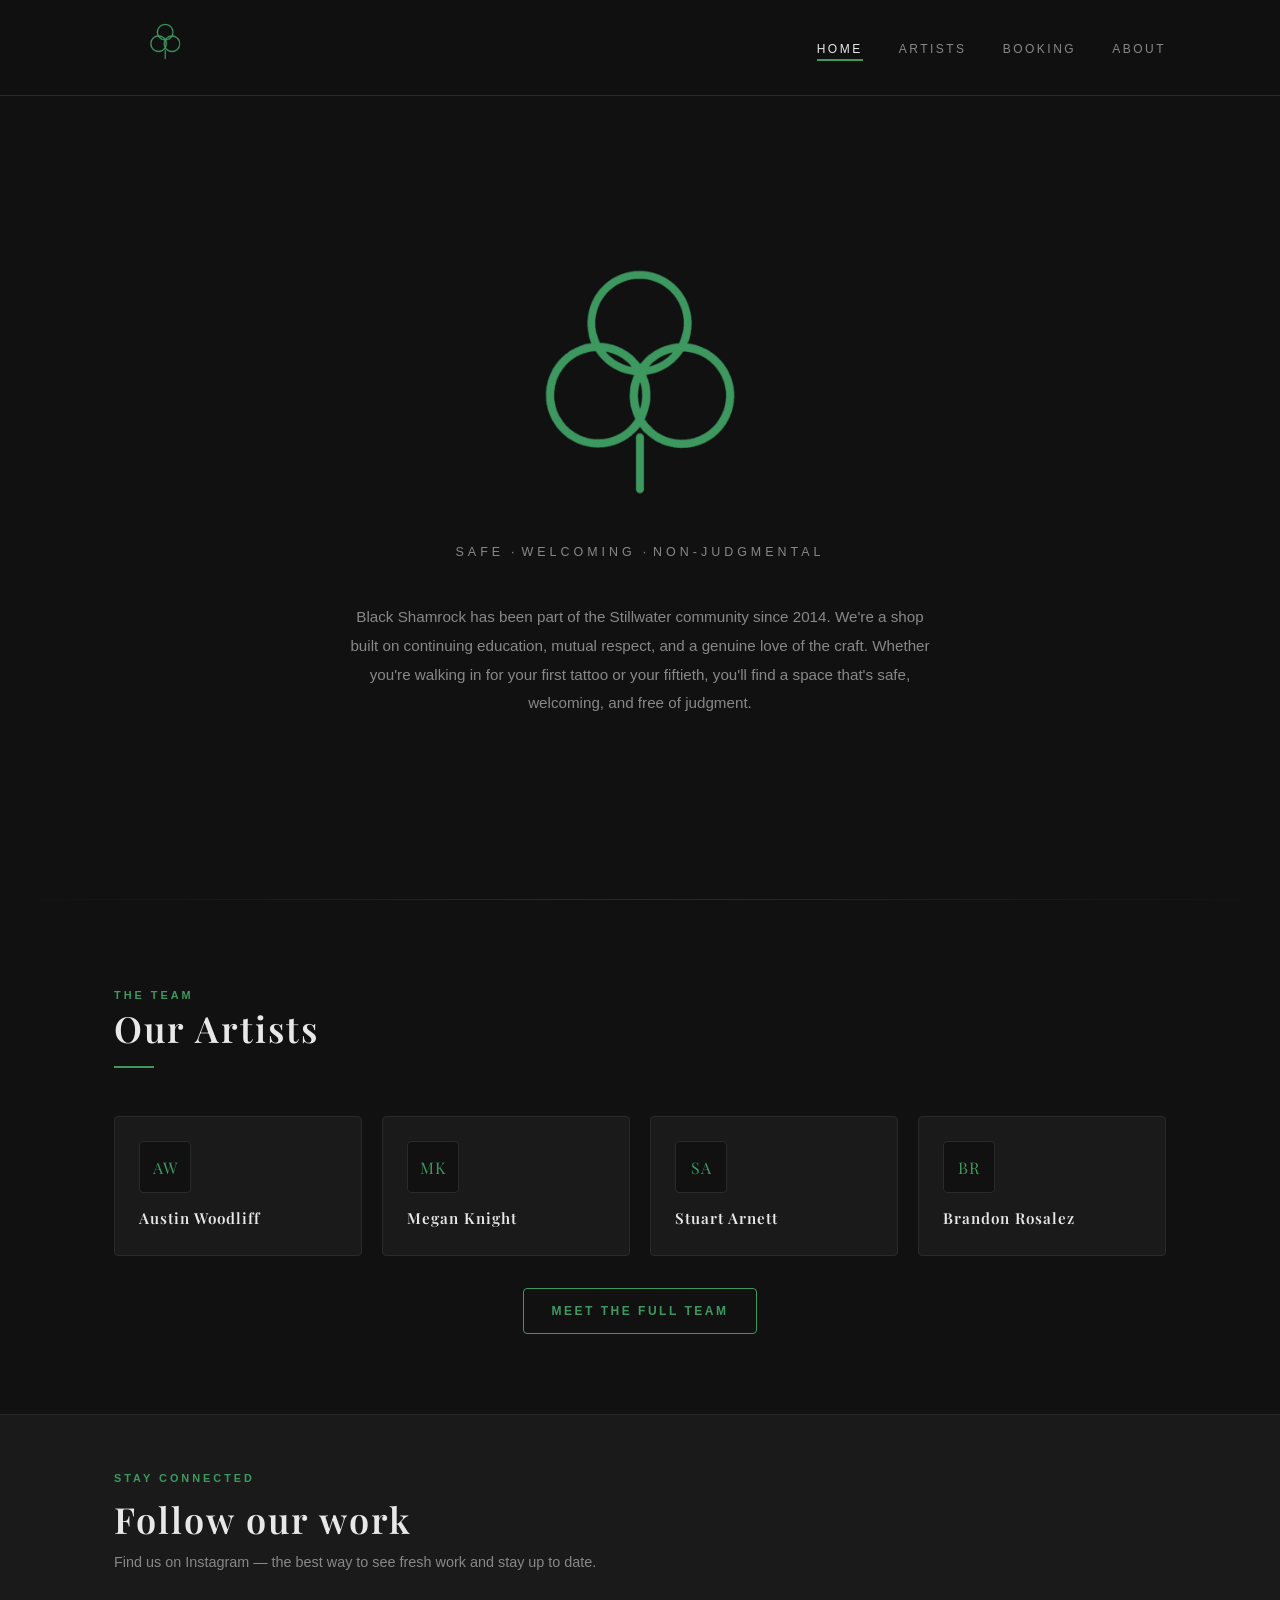
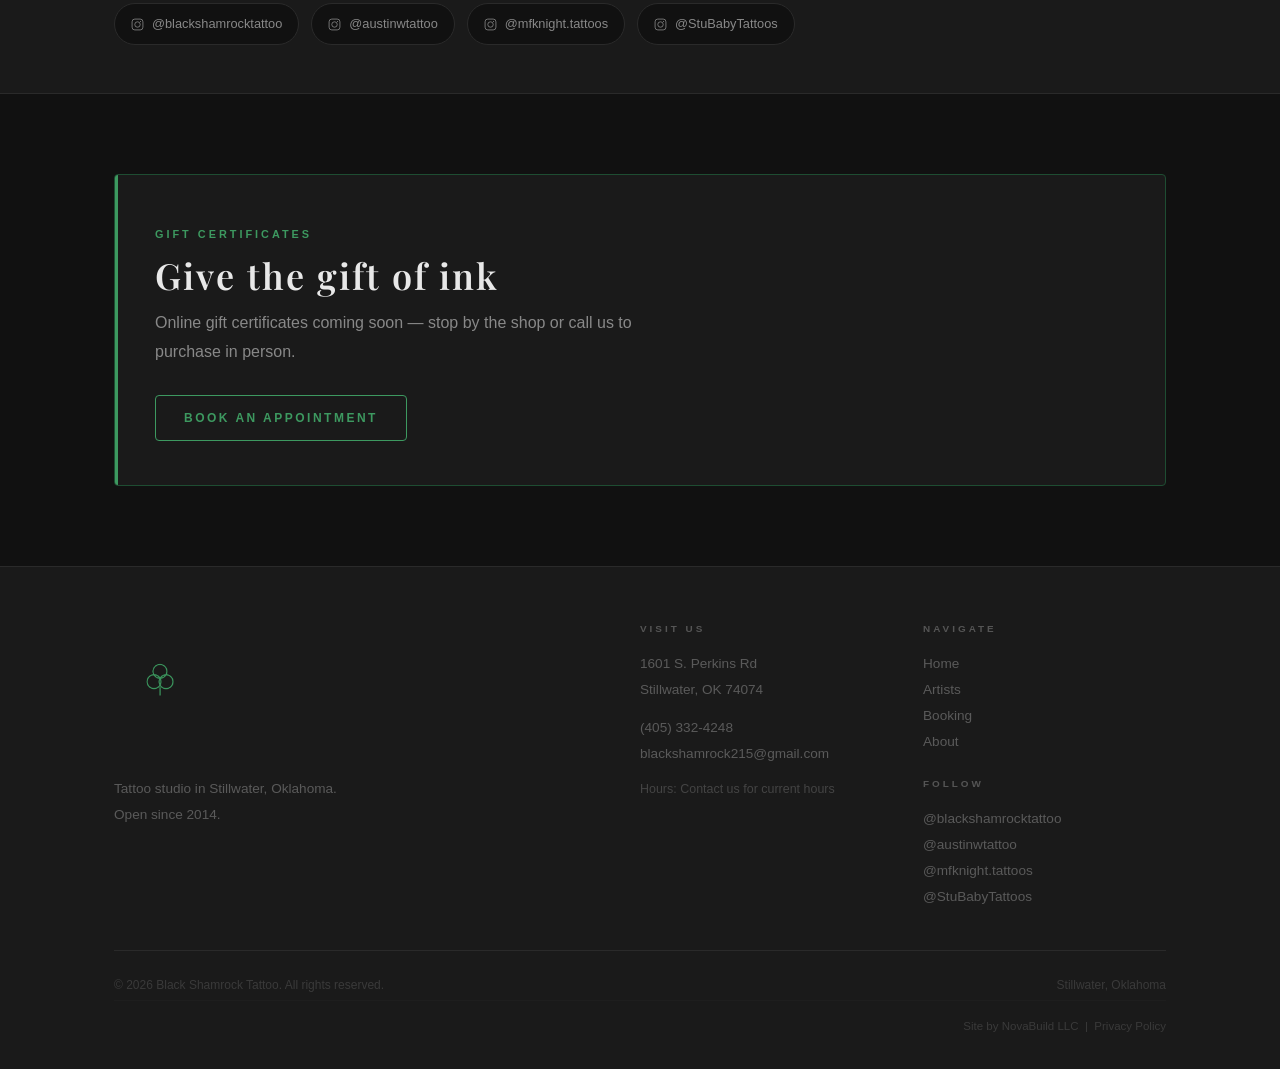
<file: index.html>
<!DOCTYPE html>
<html lang="en">
<head>
  <meta charset="UTF-8" />
  <meta name="viewport" content="width=device-width, initial-scale=1.0" />
  <link rel="icon" type="image/x-icon" href="favicon.ico" />
  <link rel="icon" type="image/png" sizes="32x32" href="favicon-32x32.png" />
  <link rel="icon" type="image/png" sizes="16x16" href="favicon-16x16.png" />
  <link rel="apple-touch-icon" sizes="180x180" href="apple-touch-icon.png" />
  <link rel="manifest" href="site.webmanifest" />
  <title>Black Shamrock Tattoo — Stillwater, Oklahoma</title>
  <meta name="description" content="Black Shamrock Tattoo is a professional tattoo studio in Stillwater, Oklahoma. Safe, welcoming, and non-judgmental since 2014." />
  <meta name="google-site-verification" content="3MVN-cVTAeXTywFt-qxN7QAgMlBWtg9HQeFmwd5ckAo" />
  <link rel="stylesheet" href="style.css" />
  <script type="application/ld+json">
  {
    "@context": "https://schema.org",
    "@type": "TattooParlor",
    "name": "Black Shamrock Tattoo",
    "image": "https://blackshamrocktattoo.com/logo_transparent.png",
    "url": "https://blackshamrocktattoo.com",
    "telephone": "+14053324248",
    "address": {
      "@type": "PostalAddress",
      "streetAddress": "1601 S. Perkins Rd",
      "addressLocality": "Stillwater",
      "addressRegion": "OK",
      "postalCode": "74074",
      "addressCountry": "US"
    },
    "areaServed": "Stillwater, OK",
    "priceRange": "$$"
  }
  </script>

  <!-- ============================================================
    GIFT CERTIFICATE SECTION CONFIG
    Edit the values below to update the gift certificate callout
    on this page. Set ctaVisible to true to show a buy button.
    ============================================================ -->
    <!-- Google tag (gtag.js) -->
  <script async src="https://www.googletagmanager.com/gtag/js?id=G-17FGVHYV53"></script>
  <script>
    window.dataLayer = window.dataLayer || [];
    function gtag(){dataLayer.push(arguments);}
    gtag('js', new Date());
    gtag('config', 'G-17FGVHYV53');
  </script>
<script>
    var GIFT_CERT = {
      headline:   "Give the gift of ink",
      body:       "Online gift certificates coming soon \u2014 stop by the shop or call us to purchase in person.",
      ctaVisible: false,
      ctaText:    "Buy Online",
      ctaUrl:     "#"
    };
  </script>
  <!-- ============================================================ -->
</head>
<body class="page-body">

  <!-- ===================== NAV ===================== -->
  <nav class="site-nav" role="navigation" aria-label="Main navigation">
    <div class="container nav-inner">
      <a href="index.html" class="logo-link" aria-label="Black Shamrock Tattoo — home">
        <img src="logo_transparent.png" alt="Black Shamrock Tattoo" class="logo-img" />
      </a>

      <ul class="nav-links" role="list">
        <li><a href="index.html" class="active">Home</a></li>
        <li><a href="artists.html">Artists</a></li>
        <li><a href="booking.html">Booking</a></li>
        <li><a href="about.html">About</a></li>
      </ul>

      <button class="nav-toggle" aria-label="Open navigation menu" aria-expanded="false" aria-controls="mobile-nav">
        <span></span><span></span><span></span>
      </button>
    </div>
  </nav>

  <!-- Mobile overlay nav -->
  <div class="nav-overlay" id="mobile-nav" role="dialog" aria-label="Navigation">
    <a href="index.html" class="active">Home</a>
    <a href="artists.html">Artists</a>
    <a href="booking.html">Booking</a>
    <a href="about.html">About</a>
  </div>

  <main>

    <!-- ===================== HERO ===================== -->
    <section class="hero" aria-label="Hero">
      <div class="hero-logo-wrap">
        <img src="logo_cropped.png" alt="Black Shamrock Tattoo" class="logo-img logo-img--hero" />
      </div>

      <div class="hero-tagline">
        <span>Safe</span>
        <span>Welcoming</span>
        <span>Non-judgmental</span>
      </div>

      <p class="hero-intro">
        Black Shamrock has been part of the Stillwater community since 2014.
        We're a shop built on continuing education, mutual respect, and a genuine love of the craft.
        Whether you're walking in for your first tattoo or your fiftieth, you'll find a space
        that's safe, welcoming, and free of judgment.
      </p>
    </section>

    <!-- ===================== ARTIST PREVIEWS ===================== -->
    <section class="section" aria-labelledby="artists-heading">
      <div class="container">
        <div class="section-header">
          <span class="label">The Team</span>
          <h2 id="artists-heading">Our Artists</h2>
          <div class="divider"></div>
        </div>

        <div class="artists-preview-grid">

          <a href="artists.html" class="artist-preview-card">
            <!-- PHOTO PLACEHOLDER -->
            <div class="artist-avatar-sm">AW</div>
            <div>
              <h3>Austin Woodliff</h3>
            </div>
          </a>

          <a href="artists.html" class="artist-preview-card">
            <!-- PHOTO PLACEHOLDER -->
            <div class="artist-avatar-sm">MK</div>
            <div>
              <h3>Megan Knight</h3>
            </div>
          </a>

          <a href="artists.html" class="artist-preview-card">
            <!-- PHOTO PLACEHOLDER -->
            <div class="artist-avatar-sm">SA</div>
            <div>
              <h3>Stuart Arnett</h3>
            </div>
          </a>

          <a href="artists.html" class="artist-preview-card">
            <!-- PHOTO PLACEHOLDER -->
            <div class="artist-avatar-sm">BR</div>
            <div>
              <h3>Brandon Rosalez</h3>
            </div>
          </a>

        </div>

        <div style="margin-top: 2rem; text-align: center;">
          <a href="artists.html" class="btn btn-outline">Meet the full team</a>
        </div>
      </div>
    </section>

    <!-- ===================== INSTAGRAM ===================== -->
    <section class="instagram-section section-sm" aria-labelledby="ig-heading">
      <div class="container">
        <span class="label">Stay Connected</span>
        <h2 id="ig-heading" style="margin-top: 0.5rem; margin-bottom: 0.25rem;">Follow our work</h2>
        <p class="text-muted" style="font-size: 0.9rem; margin-top: 0.5rem;">Find us on Instagram — the best way to see fresh work and stay up to date.</p>

        <div class="instagram-links">
          <!-- NOTE: Update @blackshamrocktattoo with the shop's actual handle if different -->
          <a href="https://www.instagram.com/blackshamrocktattoo/" target="_blank" rel="noopener noreferrer" class="ig-pill">
            <svg viewBox="0 0 24 24" fill="none" stroke="currentColor" stroke-width="1.5" aria-hidden="true"><rect x="2" y="2" width="20" height="20" rx="5"/><circle cx="12" cy="12" r="5"/><circle cx="17.5" cy="6.5" r="1" fill="currentColor" stroke="none"/></svg>
            @blackshamrocktattoo
          </a>
          <a href="https://www.instagram.com/austinwtattoo/" target="_blank" rel="noopener noreferrer" class="ig-pill">
            <svg viewBox="0 0 24 24" fill="none" stroke="currentColor" stroke-width="1.5" aria-hidden="true"><rect x="2" y="2" width="20" height="20" rx="5"/><circle cx="12" cy="12" r="5"/><circle cx="17.5" cy="6.5" r="1" fill="currentColor" stroke="none"/></svg>
            @austinwtattoo
          </a>
          <a href="https://www.instagram.com/mfknight.tattoos/" target="_blank" rel="noopener noreferrer" class="ig-pill">
            <svg viewBox="0 0 24 24" fill="none" stroke="currentColor" stroke-width="1.5" aria-hidden="true"><rect x="2" y="2" width="20" height="20" rx="5"/><circle cx="12" cy="12" r="5"/><circle cx="17.5" cy="6.5" r="1" fill="currentColor" stroke="none"/></svg>
            @mfknight.tattoos
          </a>
          <a href="https://www.instagram.com/StuBabyTattoos/" target="_blank" rel="noopener noreferrer" class="ig-pill">
            <svg viewBox="0 0 24 24" fill="none" stroke="currentColor" stroke-width="1.5" aria-hidden="true"><rect x="2" y="2" width="20" height="20" rx="5"/><circle cx="12" cy="12" r="5"/><circle cx="17.5" cy="6.5" r="1" fill="currentColor" stroke="none"/></svg>
            @StuBabyTattoos
          </a>
        </div>
      </div>
    </section>

    <!-- ===================== GIFT CERTIFICATES ===================== -->
    <section class="section" aria-labelledby="gc-heading">
      <div class="container">
        <div class="gift-cert-wrap">
          <span class="label">Gift Certificates</span>
          <h2 id="gc-headline" style="margin-top: 0.5rem;">Give the gift of ink</h2>
          <p id="gc-body">Online gift certificates coming soon — stop by the shop or call us to purchase in person.</p>
          <div style="display: flex; flex-wrap: wrap; gap: 1rem; align-items: center;">
            <a href="booking.html" class="btn btn-outline">Book an appointment</a>
            <a id="gc-cta" href="#" class="btn btn-accent" style="display: none;">Buy Online</a>
          </div>
        </div>
      </div>
    </section>

  </main>

  <!-- ===================== FOOTER ===================== -->
  <footer class="site-footer">
    <div class="container">
      <div class="footer-grid">

        <div class="footer-col">
          <div class="footer-logo">
            <a href="index.html" class="logo-link" aria-label="Black Shamrock Tattoo">
              <img src="logo_transparent.png" alt="Black Shamrock Tattoo" class="logo-img logo-img--footer" />
            </a>
          </div>
          <p>Tattoo studio in Stillwater, Oklahoma.<br>Open since 2014.</p>
        </div>

        <div class="footer-col">
          <h4>Visit Us</h4>
          <p>1601 S. Perkins Rd<br>Stillwater, OK 74074</p>
          <p style="margin-top: 0.75rem;"><a href="tel:4053324248">(405) 332-4248</a></p>
          <p><a href="mailto:blackshamrock215@gmail.com">blackshamrock215@gmail.com</a></p>
          <p style="margin-top: 0.75rem; color: #444; font-size: 0.78rem;">Hours: Contact us for current hours</p>
        </div>

        <div class="footer-col">
          <h4>Navigate</h4>
          <ul>
            <li><a href="index.html">Home</a></li>
            <li><a href="artists.html">Artists</a></li>
            <li><a href="booking.html">Booking</a></li>
            <li><a href="about.html">About</a></li>
          </ul>
          <h4 style="margin-top: 1.5rem;">Follow</h4>
          <ul>
            <!-- NOTE: Confirm @blackshamrocktattoo handle -->
            <li><a href="https://www.instagram.com/blackshamrocktattoo/" target="_blank" rel="noopener">@blackshamrocktattoo</a></li>
            <li><a href="https://www.instagram.com/austinwtattoo/" target="_blank" rel="noopener">@austinwtattoo</a></li>
            <li><a href="https://www.instagram.com/mfknight.tattoos/" target="_blank" rel="noopener">@mfknight.tattoos</a></li>
            <li><a href="https://www.instagram.com/StuBabyTattoos/" target="_blank" rel="noopener">@StuBabyTattoos</a></li>
          </ul>
        </div>

      </div>

      <div class="footer-bottom">
        <p>&copy; 2026 Black Shamrock Tattoo. All rights reserved.</p>
        <p>Stillwater, Oklahoma</p>
      </div>
      <div class="footer-credit">Site by <a href="https://novabuildweb.com" target="_blank" rel="noopener">NovaBuild LLC</a> &nbsp;|&nbsp; <a href="privacy.html">Privacy Policy</a></div>
    </div>
  </footer>

  <script src="main.js"></script>
  <script>
    /* Populate gift certificate section from config block at top of file */
    document.addEventListener('DOMContentLoaded', function () {
      var headline = document.getElementById('gc-headline');
      var body     = document.getElementById('gc-body');
      var cta      = document.getElementById('gc-cta');
      if (headline) headline.textContent = GIFT_CERT.headline;
      if (body)     body.textContent     = GIFT_CERT.body;
      if (cta) {
        cta.style.display = GIFT_CERT.ctaVisible ? 'inline-block' : 'none';
        cta.textContent   = GIFT_CERT.ctaText;
        cta.href          = GIFT_CERT.ctaUrl;
      }
    });
  </script>

</body>
</html>
</file>
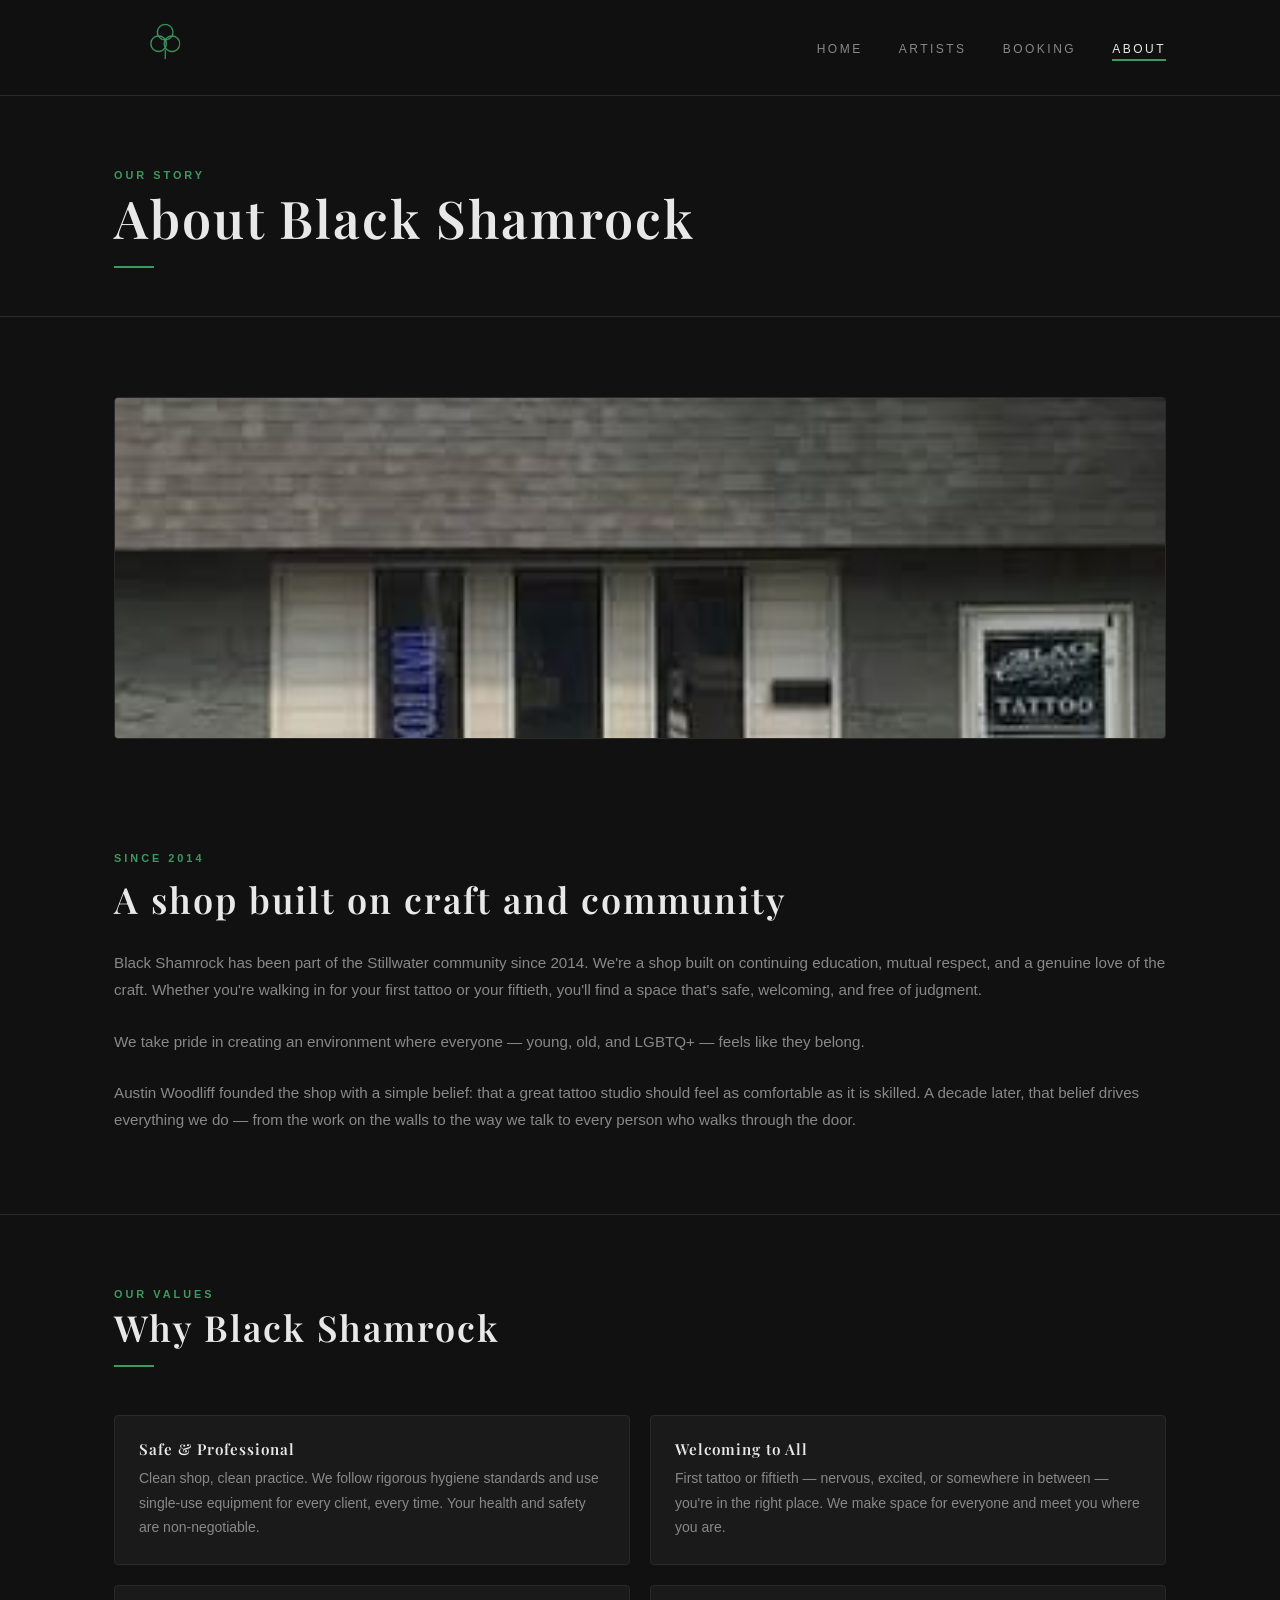
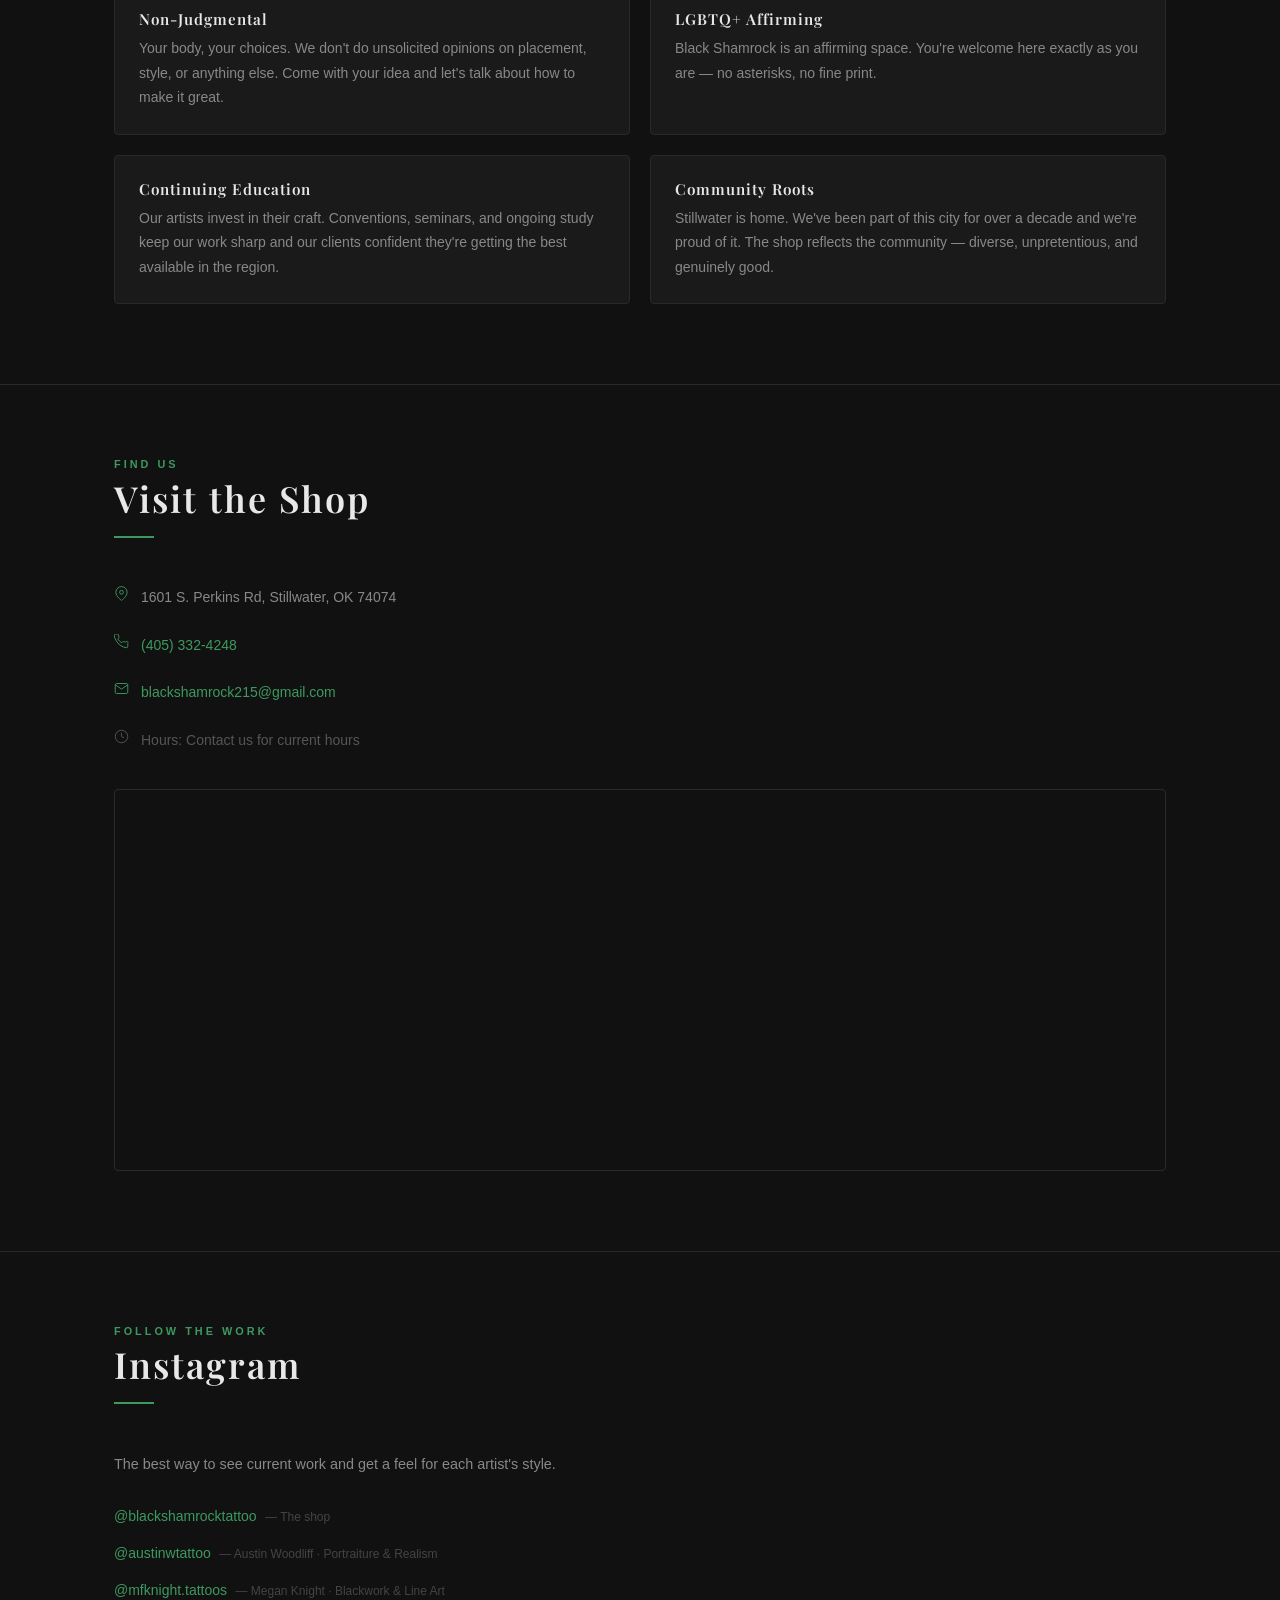
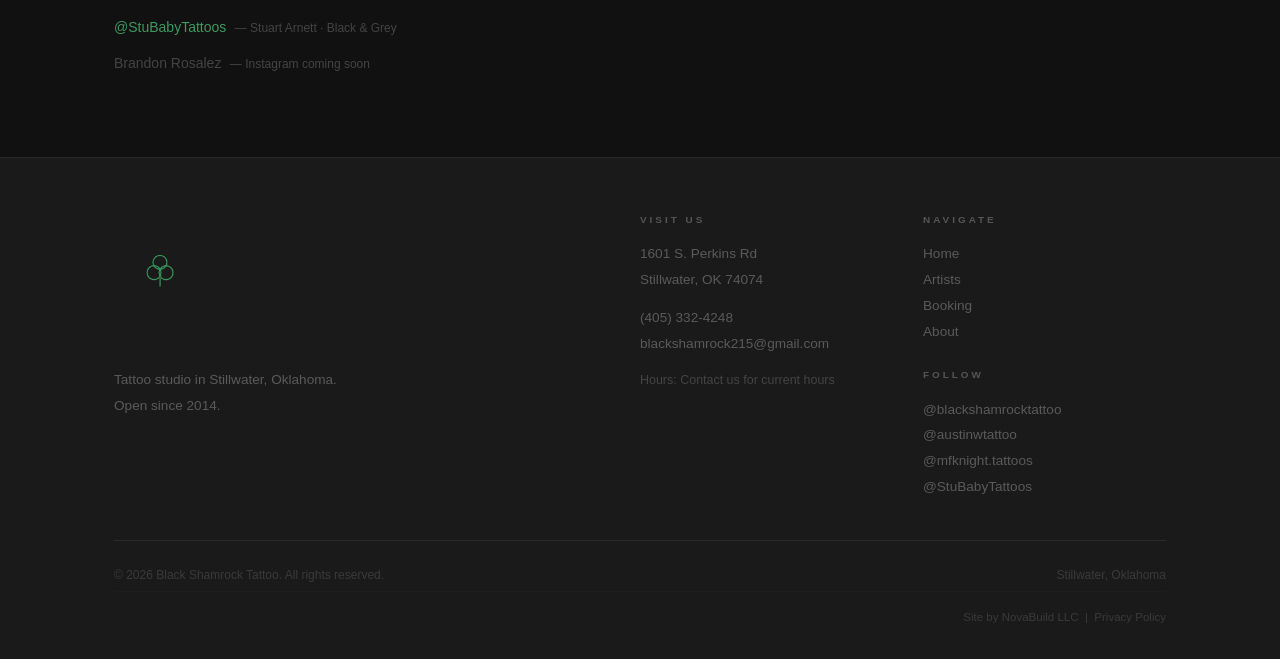
<file: about.html>
<!DOCTYPE html>
<html lang="en">
<head>
  <meta charset="UTF-8" />
  <meta name="viewport" content="width=device-width, initial-scale=1.0" />
  <link rel="icon" type="image/x-icon" href="favicon.ico" />
  <link rel="icon" type="image/png" sizes="32x32" href="favicon-32x32.png" />
  <link rel="icon" type="image/png" sizes="16x16" href="favicon-16x16.png" />
  <link rel="apple-touch-icon" sizes="180x180" href="apple-touch-icon.png" />
  <link rel="manifest" href="site.webmanifest" />
  <title>About — Black Shamrock Tattoo</title>
  <meta name="description" content="Learn the story of Black Shamrock Tattoo in Stillwater, Oklahoma. A safe, welcoming, LGBTQ+ affirming studio open since 2014." />
  <link rel="stylesheet" href="style.css" />
</head>
<body class="page-body">

  <!-- ===================== NAV ===================== -->
  <nav class="site-nav" role="navigation" aria-label="Main navigation">
    <div class="container nav-inner">
      <a href="index.html" class="logo-link" aria-label="Black Shamrock Tattoo — home">
        <img src="logo_transparent.png" alt="Black Shamrock Tattoo" class="logo-img" />
      </a>

      <ul class="nav-links" role="list">
        <li><a href="index.html">Home</a></li>
        <li><a href="artists.html">Artists</a></li>
        <li><a href="booking.html">Booking</a></li>
        <li><a href="about.html" class="active">About</a></li>
      </ul>

      <button class="nav-toggle" aria-label="Open navigation menu" aria-expanded="false" aria-controls="mobile-nav">
        <span></span><span></span><span></span>
      </button>
    </div>
  </nav>

  <div class="nav-overlay" id="mobile-nav" role="dialog" aria-label="Navigation">
    <a href="index.html">Home</a>
    <a href="artists.html">Artists</a>
    <a href="booking.html">Booking</a>
    <a href="about.html" class="active">About</a>
  </div>

  <main>

    <!-- ===================== PAGE HERO ===================== -->
    <section class="page-hero">
      <div class="container">
        <span class="label">Our Story</span>
        <h1>About Black Shamrock</h1>
        <div class="divider"></div>
      </div>
    </section>

    <!-- ===================== SHOP STORY ===================== -->
    <section class="section">
      <div class="container">
        <!-- PHOTO PLACEHOLDER: BlackShamrockFront.jpg used below; swap for updated exterior photo as needed -->
        <div style="display: grid; grid-template-columns: 1fr; gap: 4rem;" class="about-layout">

          <div style="border: 1px solid var(--border); border-radius: 4px; overflow: hidden; margin-bottom: 2.5rem;">
            <img src="BlackShamrockFront.jpg" alt="Black Shamrock Tattoo — 1601 S. Perkins Rd, Stillwater OK" style="width:100%; display:block; max-height: 340px; object-fit: cover; object-position: center;" />
          </div>

          <div class="about-story">
            <span class="label">Since 2014</span>
            <h2 style="margin-top: 0.5rem; margin-bottom: 1.75rem;">A shop built on craft and community</h2>
            <p>
              Black Shamrock has been part of the Stillwater community since 2014. We're a shop built on
              continuing education, mutual respect, and a genuine love of the craft. Whether you're walking
              in for your first tattoo or your fiftieth, you'll find a space that's safe, welcoming,
              and free of judgment.
            </p>
            <p>
              We take pride in creating an environment where everyone — young, old, and LGBTQ+ —
              feels like they belong.
            </p>
            <p>
              Austin Woodliff founded the shop with a simple belief: that a great tattoo studio should
              feel as comfortable as it is skilled. A decade later, that belief drives everything we do —
              from the work on the walls to the way we talk to every person who walks through the door.
            </p>
          </div>

        </div>
      </div>
    </section>

    <!-- ===================== WHY BLACK SHAMROCK ===================== -->
    <section class="section" style="border-top: 1px solid var(--border); padding-top: 4rem;">
      <div class="container">
        <div class="section-header">
          <span class="label">Our Values</span>
          <h2>Why Black Shamrock</h2>
          <div class="divider"></div>
        </div>

        <div class="why-grid">

          <div class="why-card">
            <h3>Safe &amp; Professional</h3>
            <p>
              Clean shop, clean practice. We follow rigorous hygiene standards and use single-use
              equipment for every client, every time. Your health and safety are non-negotiable.
            </p>
          </div>

          <div class="why-card">
            <h3>Welcoming to All</h3>
            <p>
              First tattoo or fiftieth — nervous, excited, or somewhere in between — you're in the right
              place. We make space for everyone and meet you where you are.
            </p>
          </div>

          <div class="why-card">
            <h3>Non-Judgmental</h3>
            <p>
              Your body, your choices. We don't do unsolicited opinions on placement, style, or anything
              else. Come with your idea and let's talk about how to make it great.
            </p>
          </div>

          <div class="why-card">
            <h3>LGBTQ+ Affirming</h3>
            <p>
              Black Shamrock is an affirming space. You're welcome here exactly as you are —
              no asterisks, no fine print.
            </p>
          </div>

          <div class="why-card">
            <h3>Continuing Education</h3>
            <p>
              Our artists invest in their craft. Conventions, seminars, and ongoing study keep our work
              sharp and our clients confident they're getting the best available in the region.
            </p>
          </div>

          <div class="why-card">
            <h3>Community Roots</h3>
            <p>
              Stillwater is home. We've been part of this city for over a decade and we're proud of it.
              The shop reflects the community — diverse, unpretentious, and genuinely good.
            </p>
          </div>

        </div>
      </div>
    </section>

    <!-- ===================== LOCATION ===================== -->
    <section class="section" style="border-top: 1px solid var(--border); padding-top: 4rem;">
      <div class="container">
        <div class="section-header">
          <span class="label">Find Us</span>
          <h2>Visit the Shop</h2>
          <div class="divider"></div>
        </div>

        <div style="display: flex; flex-direction: column; gap: 0.75rem; margin-bottom: 0.5rem;">
          <div class="contact-item">
            <svg width="15" height="15" viewBox="0 0 24 24" fill="none" stroke="#3d9960" stroke-width="1.5" aria-hidden="true"><path d="M21 10c0 7-9 13-9 13S3 17 3 10a9 9 0 0118 0z"/><circle cx="12" cy="10" r="3"/></svg>
            <span>1601 S. Perkins Rd, Stillwater, OK 74074</span>
          </div>
          <div class="contact-item">
            <svg width="15" height="15" viewBox="0 0 24 24" fill="none" stroke="#3d9960" stroke-width="1.5" aria-hidden="true"><path d="M22 16.92v3a2 2 0 01-2.18 2 19.79 19.79 0 01-8.63-3.07A19.5 19.5 0 013.07 9.81 19.79 19.79 0 01.1 1.16 2 2 0 012.1 0h3a2 2 0 012 1.72c.127.96.361 1.903.7 2.81a2 2 0 01-.45 2.11L6.09 7.91a16 16 0 006 6l1.27-1.27a2 2 0 012.11-.45c.907.339 1.85.573 2.81.7A2 2 0 0122 14.92v2z"/></svg>
            <a href="tel:4053324248">(405) 332-4248</a>
          </div>
          <div class="contact-item">
            <svg width="15" height="15" viewBox="0 0 24 24" fill="none" stroke="#3d9960" stroke-width="1.5" aria-hidden="true"><path d="M4 4h16c1.1 0 2 .9 2 2v12c0 1.1-.9 2-2 2H4c-1.1 0-2-.9-2-2V6c0-1.1.9-2 2-2z"/><polyline points="22,6 12,13 2,6"/></svg>
            <a href="mailto:blackshamrock215@gmail.com">blackshamrock215@gmail.com</a>
          </div>
          <div class="contact-item" style="color: #555;">
            <svg width="15" height="15" viewBox="0 0 24 24" fill="none" stroke="#555" stroke-width="1.5" aria-hidden="true"><circle cx="12" cy="12" r="10"/><polyline points="12 6 12 12 16 14"/></svg>
            <span>Hours: Contact us for current hours</span>
          </div>
        </div>

        <!-- Google Maps embed -->
        <div class="map-wrapper">
          <iframe
            src="https://www.google.com/maps?q=1601+S.+Perkins+Rd,+Stillwater,+OK+74074&output=embed"
            title="Black Shamrock Tattoo location — 1601 S. Perkins Rd, Stillwater, OK"
            loading="lazy"
            referrerpolicy="no-referrer-when-downgrade"
            allowfullscreen
          ></iframe>
        </div>
      </div>
    </section>

    <!-- ===================== INSTAGRAM ===================== -->
    <section class="section" style="border-top: 1px solid var(--border); padding-top: 4rem;">
      <div class="container">
        <div class="section-header">
          <span class="label">Follow the Work</span>
          <h2>Instagram</h2>
          <div class="divider"></div>
        </div>

        <p style="color: var(--muted); font-size: 0.9rem; max-width: 500px; margin-bottom: 0;">
          The best way to see current work and get a feel for each artist's style.
        </p>

        <div class="about-instagram-list">
          <!-- NOTE: Confirm @blackshamrocktattoo with the shop -->
          <div>
            <a href="https://www.instagram.com/blackshamrocktattoo/" target="_blank" rel="noopener noreferrer">@blackshamrocktattoo</a>
            <span class="ig-note">— The shop</span>
          </div>
          <div>
            <a href="https://www.instagram.com/austinwtattoo/" target="_blank" rel="noopener noreferrer">@austinwtattoo</a>
            <span class="ig-note">— Austin Woodliff · Portraiture &amp; Realism</span>
          </div>
          <div>
            <a href="https://www.instagram.com/mfknight.tattoos/" target="_blank" rel="noopener noreferrer">@mfknight.tattoos</a>
            <span class="ig-note">— Megan Knight · Blackwork &amp; Line Art</span>
          </div>
          <div>
            <a href="https://www.instagram.com/StuBabyTattoos/" target="_blank" rel="noopener noreferrer">@StuBabyTattoos</a>
            <span class="ig-note">— Stuart Arnett · Black &amp; Grey</span>
          </div>
          <div>
            <span style="font-size: 0.875rem; color: #444;">Brandon Rosalez</span>
            <span class="ig-note">— Instagram coming soon</span>
          </div>
        </div>
      </div>
    </section>

  </main>

  <!-- ===================== FOOTER ===================== -->
  <footer class="site-footer">
    <div class="container">
      <div class="footer-grid">

        <div class="footer-col">
          <div class="footer-logo">
            <a href="index.html" class="logo-link" aria-label="Black Shamrock Tattoo">
              <img src="logo_transparent.png" alt="Black Shamrock Tattoo" class="logo-img logo-img--footer" />
            </a>
          </div>
          <p>Tattoo studio in Stillwater, Oklahoma.<br>Open since 2014.</p>
        </div>

        <div class="footer-col">
          <h4>Visit Us</h4>
          <p>1601 S. Perkins Rd<br>Stillwater, OK 74074</p>
          <p style="margin-top: 0.75rem;"><a href="tel:4053324248">(405) 332-4248</a></p>
          <p><a href="mailto:blackshamrock215@gmail.com">blackshamrock215@gmail.com</a></p>
          <p style="margin-top: 0.75rem; color: #444; font-size: 0.78rem;">Hours: Contact us for current hours</p>
        </div>

        <div class="footer-col">
          <h4>Navigate</h4>
          <ul>
            <li><a href="index.html">Home</a></li>
            <li><a href="artists.html">Artists</a></li>
            <li><a href="booking.html">Booking</a></li>
            <li><a href="about.html">About</a></li>
          </ul>
          <h4 style="margin-top: 1.5rem;">Follow</h4>
          <ul>
            <li><a href="https://www.instagram.com/blackshamrocktattoo/" target="_blank" rel="noopener">@blackshamrocktattoo</a></li>
            <li><a href="https://www.instagram.com/austinwtattoo/" target="_blank" rel="noopener">@austinwtattoo</a></li>
            <li><a href="https://www.instagram.com/mfknight.tattoos/" target="_blank" rel="noopener">@mfknight.tattoos</a></li>
            <li><a href="https://www.instagram.com/StuBabyTattoos/" target="_blank" rel="noopener">@StuBabyTattoos</a></li>
          </ul>
        </div>

      </div>
      <div class="footer-bottom">
        <p>&copy; 2026 Black Shamrock Tattoo. All rights reserved.</p>
        <p>Stillwater, Oklahoma</p>
      </div>
      <div class="footer-credit">Site by <a href="https://novabuildweb.com" target="_blank" rel="noopener">NovaBuild LLC</a> &nbsp;|&nbsp; <a href="privacy.html">Privacy Policy</a></div>
    </div>
  </footer>

  <script src="main.js"></script>
</body>
</html>
</file>
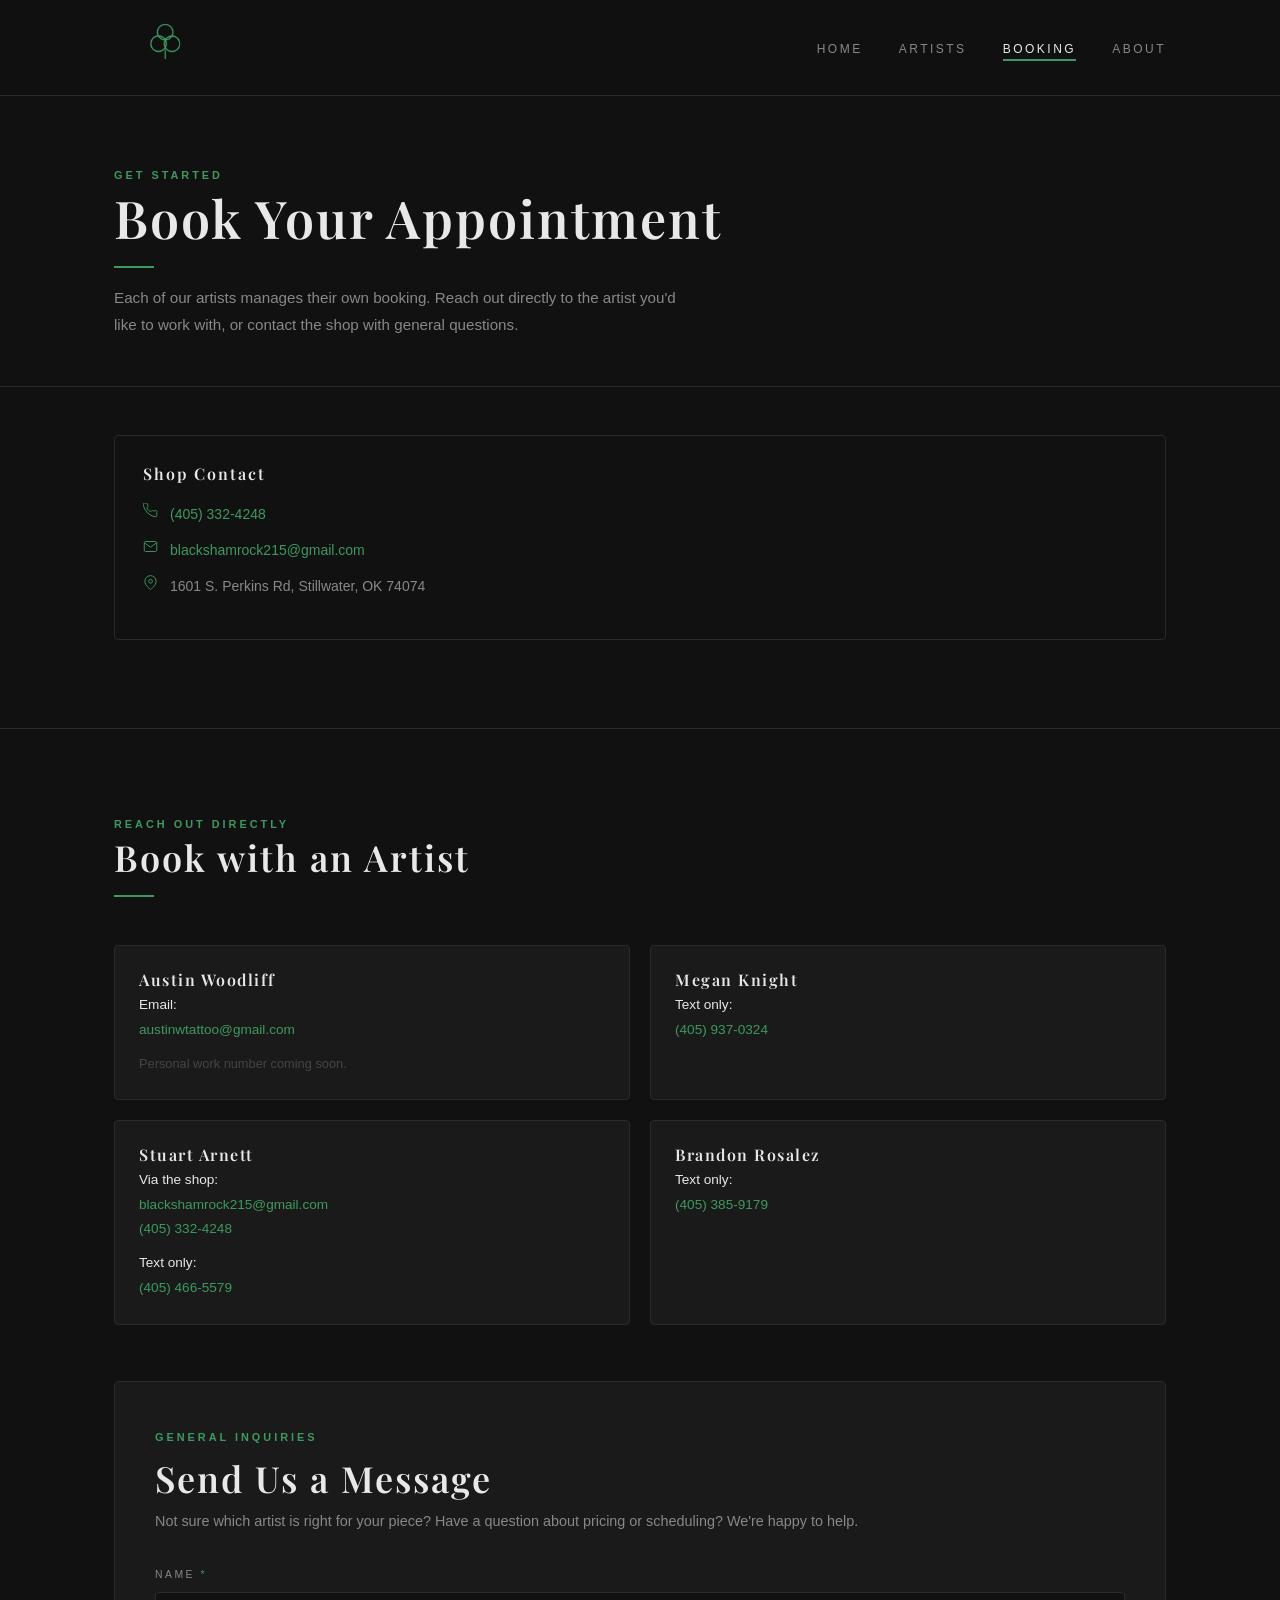
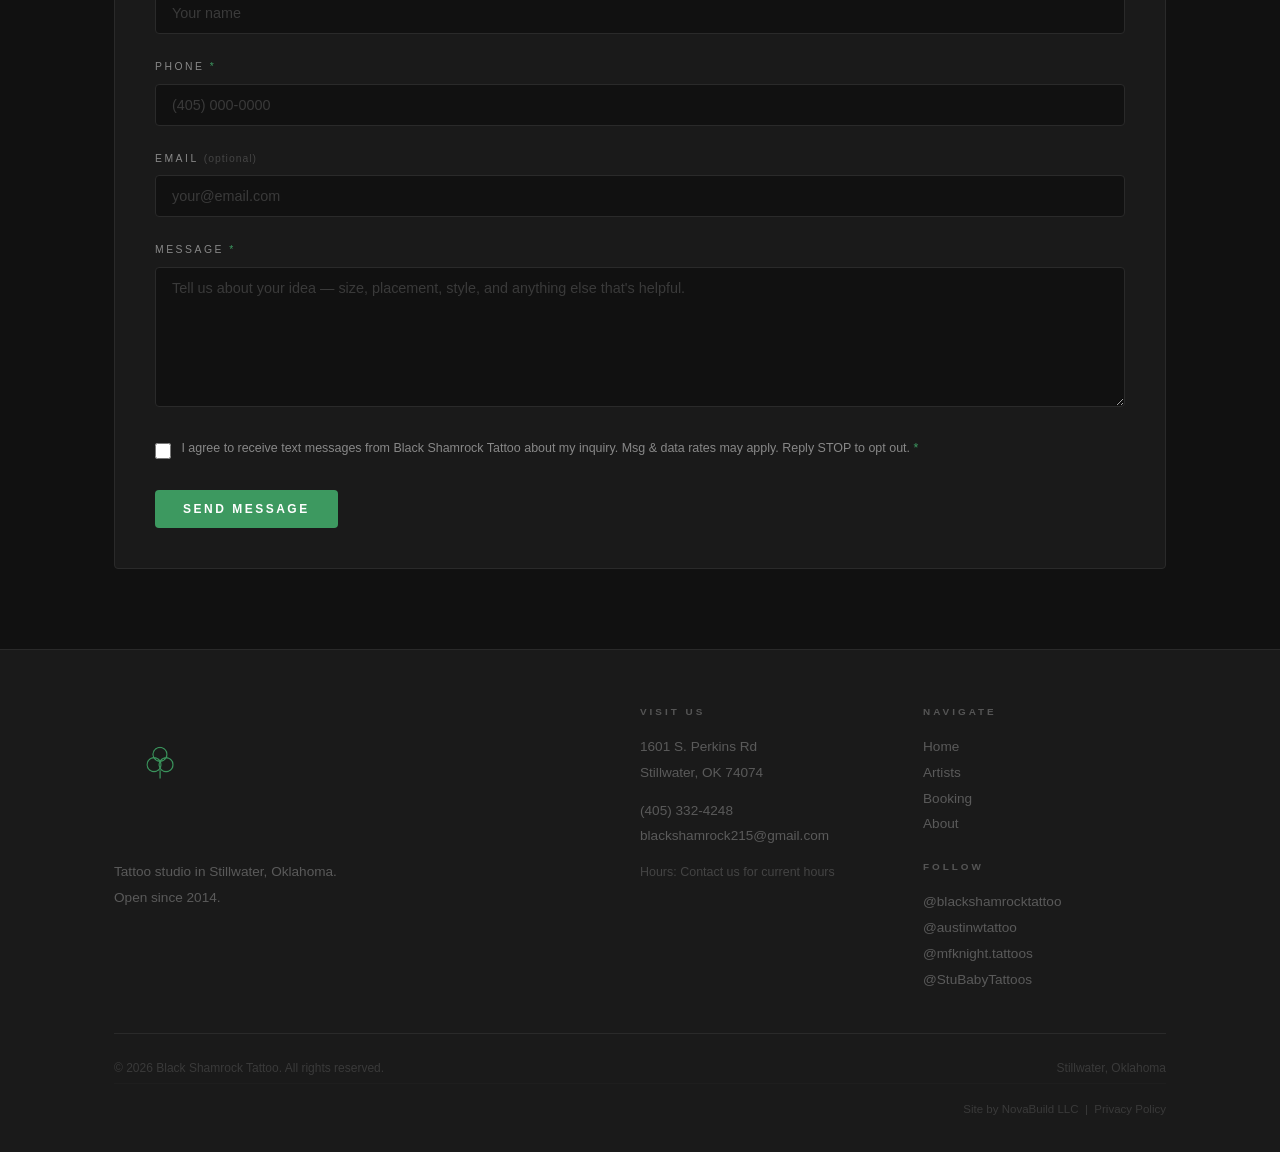
<file: booking.html>
<!DOCTYPE html>
<html lang="en">
<head>
  <meta charset="UTF-8" />
  <meta name="viewport" content="width=device-width, initial-scale=1.0" />
  <link rel="icon" type="image/x-icon" href="favicon.ico" />
  <link rel="icon" type="image/png" sizes="32x32" href="favicon-32x32.png" />
  <link rel="icon" type="image/png" sizes="16x16" href="favicon-16x16.png" />
  <link rel="apple-touch-icon" sizes="180x180" href="apple-touch-icon.png" />
  <link rel="manifest" href="site.webmanifest" />
  <title>Book an Appointment — Black Shamrock Tattoo</title>
  <meta name="description" content="Book a tattoo appointment with an artist at Black Shamrock Tattoo in Stillwater, Oklahoma. Each artist manages their own schedule." />
  <link rel="stylesheet" href="style.css" />
</head>
<body class="page-body">

  <!-- ===================== NAV ===================== -->
  <nav class="site-nav" role="navigation" aria-label="Main navigation">
    <div class="container nav-inner">
      <a href="index.html" class="logo-link" aria-label="Black Shamrock Tattoo — home">
        <img src="logo_transparent.png" alt="Black Shamrock Tattoo" class="logo-img" />
      </a>

      <ul class="nav-links" role="list">
        <li><a href="index.html">Home</a></li>
        <li><a href="artists.html">Artists</a></li>
        <li><a href="booking.html" class="active">Booking</a></li>
        <li><a href="about.html">About</a></li>
      </ul>

      <button class="nav-toggle" aria-label="Open navigation menu" aria-expanded="false" aria-controls="mobile-nav">
        <span></span><span></span><span></span>
      </button>
    </div>
  </nav>

  <div class="nav-overlay" id="mobile-nav" role="dialog" aria-label="Navigation">
    <a href="index.html">Home</a>
    <a href="artists.html">Artists</a>
    <a href="booking.html" class="active">Booking</a>
    <a href="about.html">About</a>
  </div>

  <main>

    <!-- ===================== PAGE HERO ===================== -->
    <section class="page-hero">
      <div class="container">
        <span class="label">Get Started</span>
        <h1>Book Your Appointment</h1>
        <div class="divider"></div>
        <p class="subtitle" style="margin-top: 1rem; max-width: 580px;">
          Each of our artists manages their own booking. Reach out directly to the artist
          you'd like to work with, or contact the shop with general questions.
        </p>
      </div>
    </section>

    <!-- ===================== SHOP CONTACT ===================== -->
    <section class="section-sm" style="border-bottom: 1px solid var(--border);">
      <div class="container">
        <div class="shop-contact-block">
          <h3>Shop Contact</h3>
          <div class="contact-item">
            <svg width="15" height="15" viewBox="0 0 24 24" fill="none" stroke="#3d9960" stroke-width="1.5" aria-hidden="true"><path d="M22 16.92v3a2 2 0 01-2.18 2 19.79 19.79 0 01-8.63-3.07A19.5 19.5 0 013.07 9.81 19.79 19.79 0 01.1 1.16 2 2 0 012.1 0h3a2 2 0 012 1.72c.127.96.361 1.903.7 2.81a2 2 0 01-.45 2.11L6.09 7.91a16 16 0 006 6l1.27-1.27a2 2 0 012.11-.45c.907.339 1.85.573 2.81.7A2 2 0 0122 14.92v2z"/></svg>
            <a href="tel:4053324248">(405) 332-4248</a>
          </div>
          <div class="contact-item">
            <svg width="15" height="15" viewBox="0 0 24 24" fill="none" stroke="#3d9960" stroke-width="1.5" aria-hidden="true"><path d="M4 4h16c1.1 0 2 .9 2 2v12c0 1.1-.9 2-2 2H4c-1.1 0-2-.9-2-2V6c0-1.1.9-2 2-2z"/><polyline points="22,6 12,13 2,6"/></svg>
            <a href="mailto:blackshamrock215@gmail.com">blackshamrock215@gmail.com</a>
          </div>
          <div class="contact-item">
            <svg width="15" height="15" viewBox="0 0 24 24" fill="none" stroke="#3d9960" stroke-width="1.5" aria-hidden="true"><path d="M21 10c0 7-9 13-9 13S3 17 3 10a9 9 0 0118 0z"/><circle cx="12" cy="10" r="3"/></svg>
            <span>1601 S. Perkins Rd, Stillwater, OK 74074</span>
          </div>
        </div>
      </div>
    </section>

    <!-- ===================== BOOKING CARDS ===================== -->
    <section class="section">
      <div class="container">

        <div class="section-header">
          <span class="label">Reach Out Directly</span>
          <h2>Book with an Artist</h2>
          <div class="divider"></div>
        </div>

        <div class="booking-grid">

          <!-- Austin Woodliff -->
          <div class="booking-card">
            <h3 class="artist-name">Austin Woodliff</h3>
            <div class="contact-info">
              <p>
                <strong style="color: var(--text); font-weight: 500;">Email:</strong><br>
                <a href="mailto:austinwtattoo@gmail.com">austinwtattoo@gmail.com</a>
              </p>
              <p style="margin-top: 0.6rem; color: #444; font-size: 0.8rem;">Personal work number coming soon.</p>
            </div>
          </div>

          <!-- Megan Knight -->
          <div class="booking-card">
            <h3 class="artist-name">Megan Knight</h3>
            <div class="contact-info">
              <p>
                <strong style="color: var(--text); font-weight: 500;">Text only:</strong><br>
                <a href="sms:4059370324">(405) 937-0324</a>
              </p>
            </div>
          </div>

          <!-- Stuart Arnett -->
          <div class="booking-card">
            <h3 class="artist-name">Stuart Arnett</h3>
            <div class="contact-info">
              <p>
                <strong style="color: var(--text); font-weight: 500;">Via the shop:</strong><br>
                <a href="mailto:blackshamrock215@gmail.com">blackshamrock215@gmail.com</a><br>
                <a href="tel:4053324248">(405) 332-4248</a>
              </p>
              <p style="margin-top: 0.6rem;">
                <strong style="color: var(--text); font-weight: 500;">Text only:</strong><br>
                <a href="sms:4054665579">(405) 466-5579</a>
              </p>
            </div>
          </div>

          <!-- Brandon Rosalez -->
          <div class="booking-card">
            <h3 class="artist-name">Brandon Rosalez</h3>
            <div class="contact-info">
              <p>
                <strong style="color: var(--text); font-weight: 500;">Text only:</strong><br>
                <a href="sms:4053859179">(405) 385-9179</a>
              </p>
            </div>
          </div>

        </div>

        <!-- ===================== CONTACT FORM ===================== -->
        <div class="contact-form-section" id="general-inquiry">
          <span class="label">General Inquiries</span>
          <h2 style="margin-top: 0.5rem;">Send Us a Message</h2>
          <p>Not sure which artist is right for your piece? Have a question about pricing or scheduling? We're happy to help.</p>

          <div class="thank-you-message" role="alert">
            <strong>Message received — thank you!</strong><br>
            We'll be in touch within a few business days. You can also reach us directly at
            <a href="tel:4053324248" style="color: var(--accent);">(405) 332-4248</a>.
          </div>

          <form
            name="contact"
            method="POST"
            netlify
            netlify-honeypot="bot-field"
            action="/"
            style="margin-top: 2rem;"
          >
            <!-- Honeypot field — do not remove -->
            <p class="bot-trap" aria-hidden="true">
              <label>Leave this blank: <input name="bot-field" tabindex="-1" autocomplete="off" /></label>
            </p>
            <!-- Required by Netlify for AJAX form detection -->
            <input type="hidden" name="form-name" value="contact" />

            <div style="display: grid; grid-template-columns: 1fr; gap: 0; " class="form-row-group">
              <div class="form-group">
                <label for="name">Name <span style="color: var(--accent);">*</span></label>
                <input type="text" id="name" name="name" placeholder="Your name" required autocomplete="name" />
              </div>

              <div class="form-group">
                <label for="phone">Phone <span style="color: var(--accent);">*</span></label>
                <input type="tel" id="phone" name="phone" placeholder="(405) 000-0000" required autocomplete="tel" />
              </div>

              <div class="form-group">
                <label for="email">Email <span style="color: #444; font-weight: 400; letter-spacing: 1px; text-transform: none; font-size: 0.65rem;">(optional)</span></label>
                <input type="email" id="email" name="email" placeholder="your@email.com" autocomplete="email" />
              </div>

              <div class="form-group">
                <label for="message">Message <span style="color: var(--accent);">*</span></label>
                <textarea id="message" name="message" placeholder="Tell us about your idea — size, placement, style, and anything else that's helpful." required></textarea>
              </div>
            </div>

            <div class="form-group" style="display: flex; align-items: flex-start; gap: 0.65rem;">
              <input type="checkbox" id="sms-consent" name="sms-consent" value="yes" required style="margin-top: 0.2rem; flex-shrink: 0; accent-color: var(--accent); width: 1rem; height: 1rem; cursor: pointer;" />
              <label for="sms-consent" style="font-size: 0.78rem; color: #888; line-height: 1.5; cursor: pointer; text-transform: none; letter-spacing: 0;">
                I agree to receive text messages from Black Shamrock Tattoo about my inquiry. Msg &amp; data rates may apply. Reply STOP to opt out. <span style="color: var(--accent);">*</span>
              </label>
            </div>

            <button type="submit" class="btn btn-accent">Send Message</button>
          </form>
        </div>

      </div>
    </section>

  </main>

  <!-- ===================== FOOTER ===================== -->
  <footer class="site-footer">
    <div class="container">
      <div class="footer-grid">

        <div class="footer-col">
          <div class="footer-logo">
            <a href="index.html" class="logo-link" aria-label="Black Shamrock Tattoo">
              <img src="logo_transparent.png" alt="Black Shamrock Tattoo" class="logo-img logo-img--footer" />
            </a>
          </div>
          <p>Tattoo studio in Stillwater, Oklahoma.<br>Open since 2014.</p>
        </div>

        <div class="footer-col">
          <h4>Visit Us</h4>
          <p>1601 S. Perkins Rd<br>Stillwater, OK 74074</p>
          <p style="margin-top: 0.75rem;"><a href="tel:4053324248">(405) 332-4248</a></p>
          <p><a href="mailto:blackshamrock215@gmail.com">blackshamrock215@gmail.com</a></p>
          <p style="margin-top: 0.75rem; color: #444; font-size: 0.78rem;">Hours: Contact us for current hours</p>
        </div>

        <div class="footer-col">
          <h4>Navigate</h4>
          <ul>
            <li><a href="index.html">Home</a></li>
            <li><a href="artists.html">Artists</a></li>
            <li><a href="booking.html">Booking</a></li>
            <li><a href="about.html">About</a></li>
          </ul>
          <h4 style="margin-top: 1.5rem;">Follow</h4>
          <ul>
            <li><a href="https://www.instagram.com/blackshamrocktattoo/" target="_blank" rel="noopener">@blackshamrocktattoo</a></li>
            <li><a href="https://www.instagram.com/austinwtattoo/" target="_blank" rel="noopener">@austinwtattoo</a></li>
            <li><a href="https://www.instagram.com/mfknight.tattoos/" target="_blank" rel="noopener">@mfknight.tattoos</a></li>
            <li><a href="https://www.instagram.com/StuBabyTattoos/" target="_blank" rel="noopener">@StuBabyTattoos</a></li>
          </ul>
        </div>

      </div>
      <div class="footer-bottom">
        <p>&copy; 2026 Black Shamrock Tattoo. All rights reserved.</p>
        <p>Stillwater, Oklahoma</p>
      </div>
      <div class="footer-credit">Site by <a href="https://novabuildweb.com" target="_blank" rel="noopener">NovaBuild LLC</a> &nbsp;|&nbsp; <a href="privacy.html">Privacy Policy</a></div>
    </div>
  </footer>

  <script src="main.js"></script>
</body>
</html>
</file>
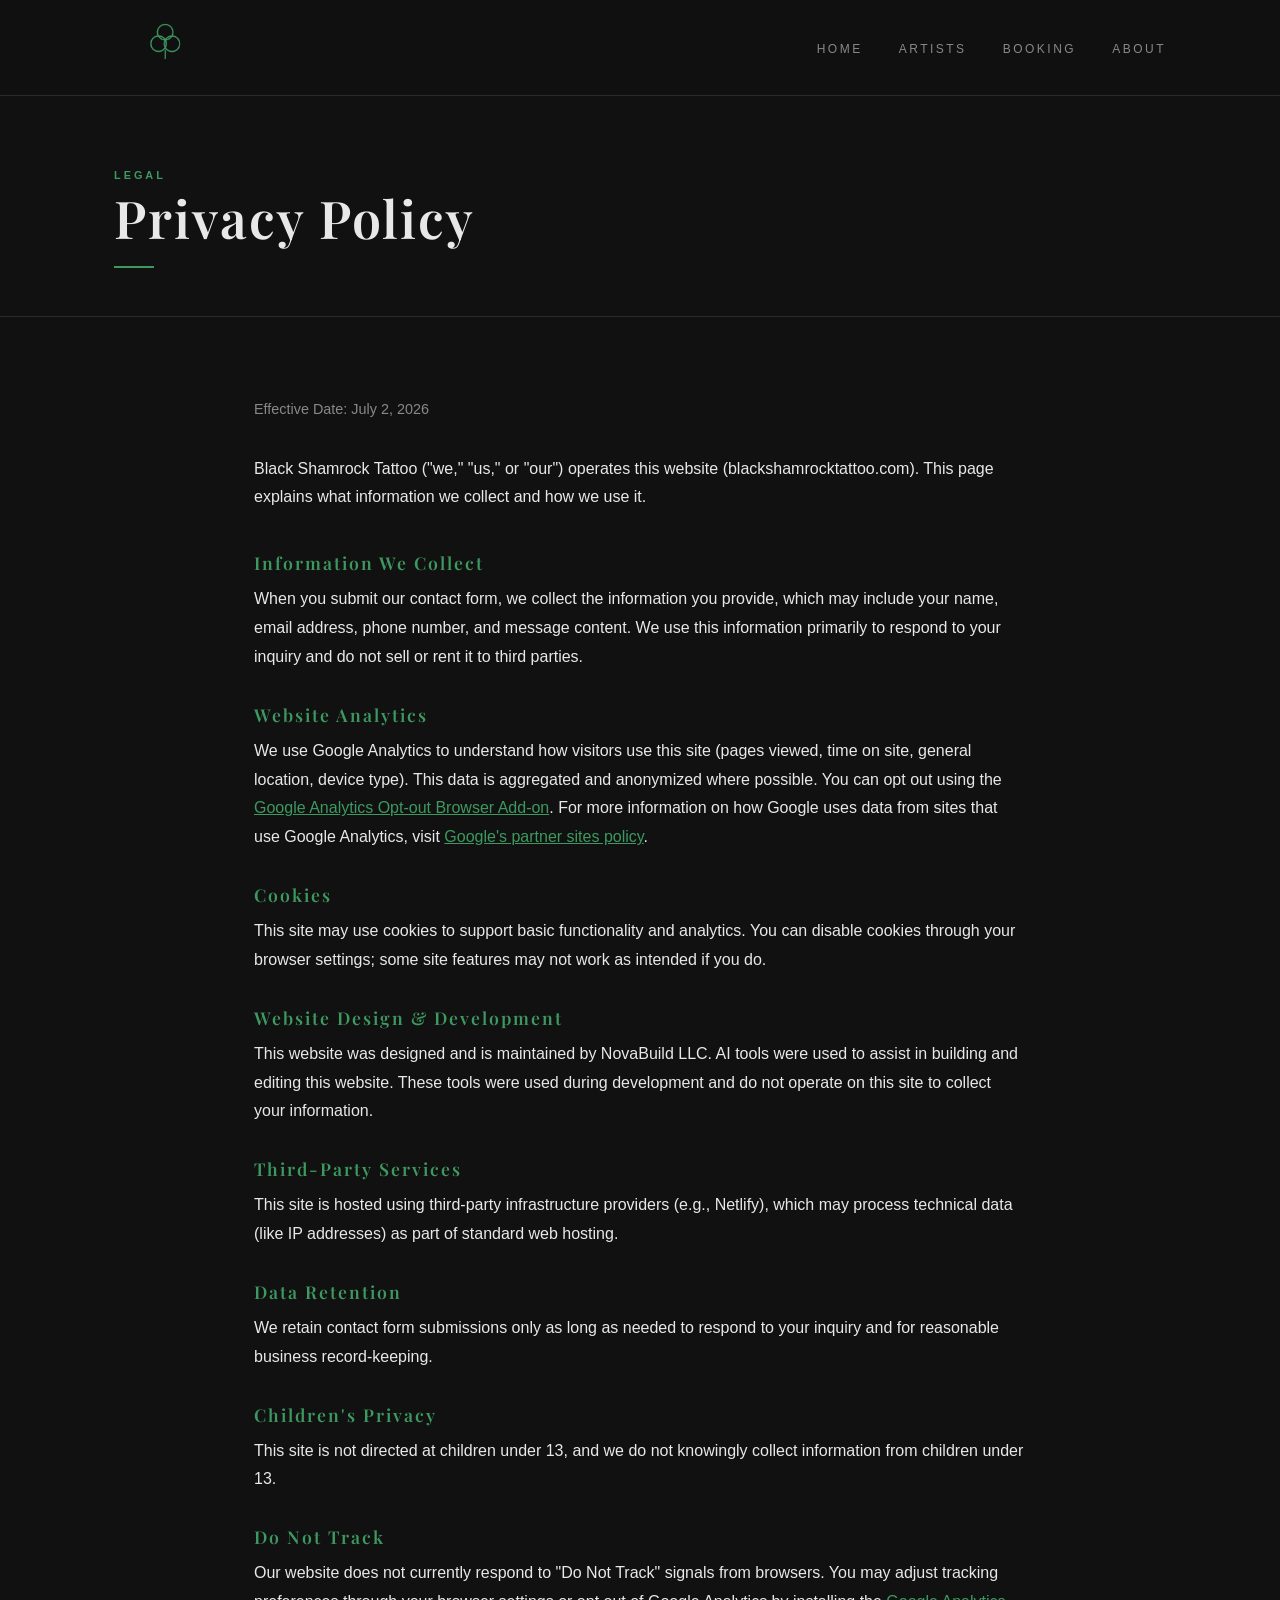
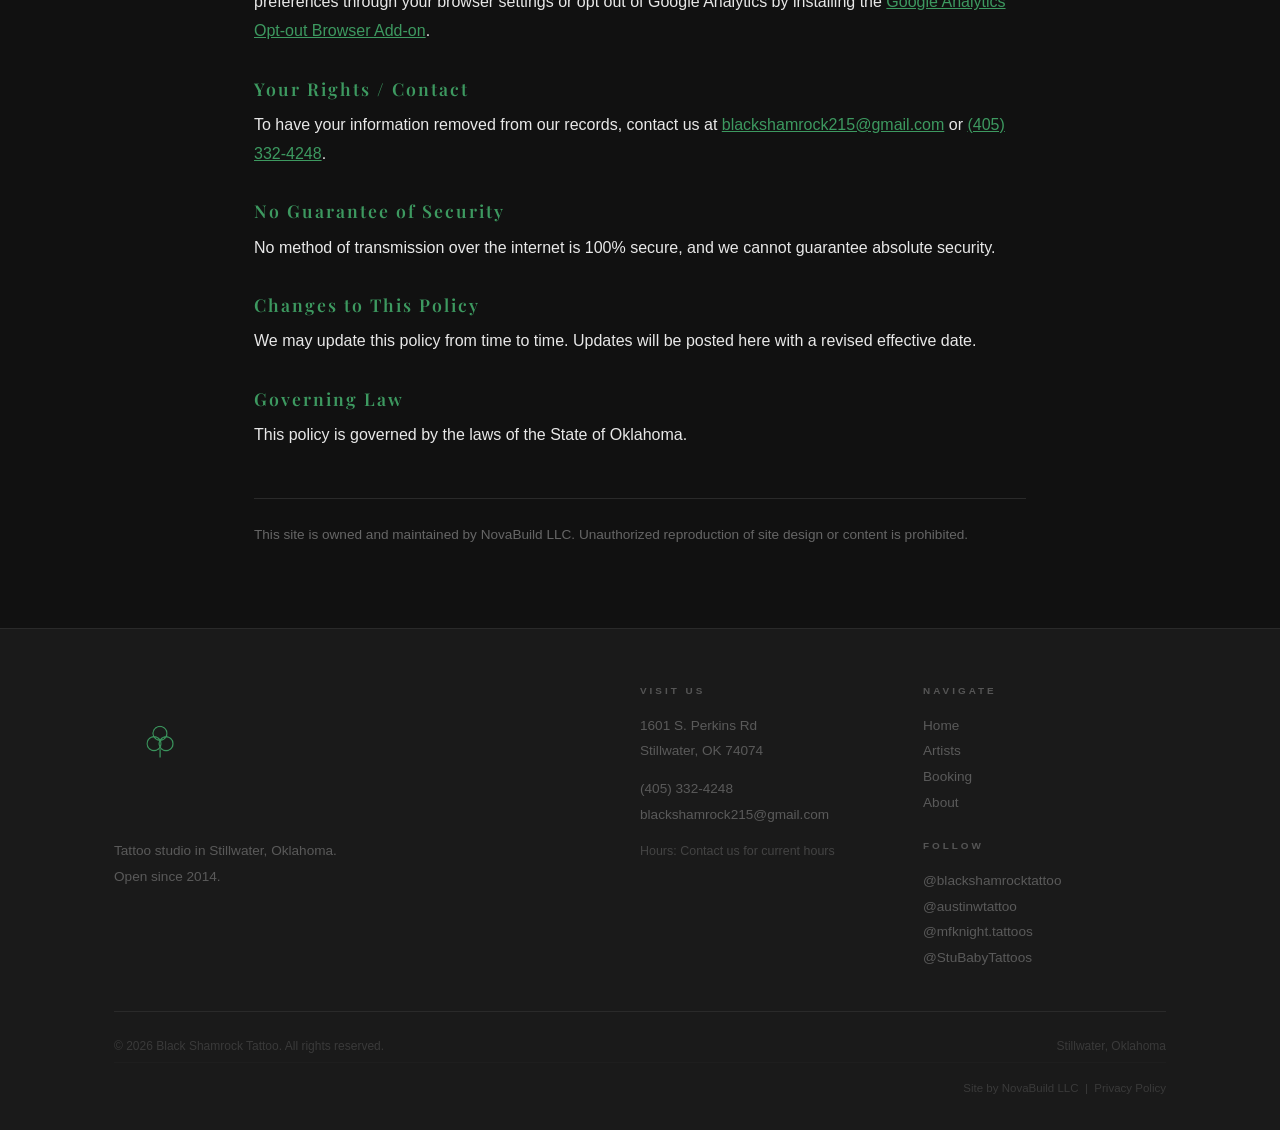
<file: privacy.html>
<!DOCTYPE html>
<html lang="en">
<head>
  <meta charset="UTF-8" />
  <meta name="viewport" content="width=device-width, initial-scale=1.0" />
  <link rel="icon" type="image/x-icon" href="favicon.ico" />
  <link rel="icon" type="image/png" sizes="32x32" href="favicon-32x32.png" />
  <link rel="icon" type="image/png" sizes="16x16" href="favicon-16x16.png" />
  <link rel="apple-touch-icon" sizes="180x180" href="apple-touch-icon.png" />
  <link rel="manifest" href="site.webmanifest" />
  <title>Privacy Policy — Black Shamrock Tattoo</title>
  <meta name="description" content="Privacy Policy for Black Shamrock Tattoo — what information we collect, how we use it, and your rights." />
  <meta name="robots" content="noindex" />
  <link rel="stylesheet" href="style.css" />
  <!-- Google tag (gtag.js) -->
  <script async src="https://www.googletagmanager.com/gtag/js?id=G-17FGVHYV53"></script>
  <script>
    window.dataLayer = window.dataLayer || [];
    function gtag(){dataLayer.push(arguments);}
    gtag('js', new Date());
    gtag('config', 'G-17FGVHYV53');
  </script>
</head>
<body class="page-body">

  <!-- ===================== NAV ===================== -->
  <nav class="site-nav" role="navigation" aria-label="Main navigation">
    <div class="container nav-inner">
      <a href="index.html" class="logo-link" aria-label="Black Shamrock Tattoo — home">
        <img src="logo_transparent.png" alt="Black Shamrock Tattoo" class="logo-img" />
      </a>

      <ul class="nav-links" role="list">
        <li><a href="index.html">Home</a></li>
        <li><a href="artists.html">Artists</a></li>
        <li><a href="booking.html">Booking</a></li>
        <li><a href="about.html">About</a></li>
      </ul>

      <button class="nav-toggle" aria-label="Open navigation menu" aria-expanded="false" aria-controls="mobile-nav">
        <span></span><span></span><span></span>
      </button>
    </div>
  </nav>

  <div class="nav-overlay" id="mobile-nav" role="dialog" aria-label="Navigation">
    <a href="index.html">Home</a>
    <a href="artists.html">Artists</a>
    <a href="booking.html">Booking</a>
    <a href="about.html">About</a>
  </div>

  <main>

    <!-- ===================== PAGE HERO ===================== -->
    <section class="page-hero">
      <div class="container">
        <span class="label">Legal</span>
        <h1>Privacy Policy</h1>
        <div class="divider"></div>
      </div>
    </section>

    <!-- ===================== PRIVACY CONTENT ===================== -->
    <section class="section">
      <div class="container" style="max-width: 820px;">

        <p style="margin-bottom: 2rem; font-size: 0.9rem; color: #888;">Effective Date: July 2, 2026</p>

        <p style="margin-bottom: 2.5rem;">Black Shamrock Tattoo ("we," "us," or "our") operates this website (blackshamrocktattoo.com). This page explains what information we collect and how we use it.</p>

        <div style="margin-bottom: 2rem;">
          <h2 style="font-size: 1.1rem; margin-bottom: 0.75rem; color: var(--accent);">Information We Collect</h2>
          <p>When you submit our contact form, we collect the information you provide, which may include your name, email address, phone number, and message content. We use this information primarily to respond to your inquiry and do not sell or rent it to third parties.</p>
        </div>

        <div style="margin-bottom: 2rem;">
          <h2 style="font-size: 1.1rem; margin-bottom: 0.75rem; color: var(--accent);">Website Analytics</h2>
          <p>We use Google Analytics to understand how visitors use this site (pages viewed, time on site, general location, device type). This data is aggregated and anonymized where possible. You can opt out using the <a href="https://tools.google.com/dlpage/gaoptout" target="_blank" rel="noopener noreferrer" style="color: var(--accent); text-decoration: underline;">Google Analytics Opt-out Browser Add-on</a>. For more information on how Google uses data from sites that use Google Analytics, visit <a href="https://policies.google.com/technologies/partner-sites" target="_blank" rel="noopener" style="color: var(--accent); text-decoration: underline;">Google's partner sites policy</a>.</p>
        </div>

        <div style="margin-bottom: 2rem;">
          <h2 style="font-size: 1.1rem; margin-bottom: 0.75rem; color: var(--accent);">Cookies</h2>
          <p>This site may use cookies to support basic functionality and analytics. You can disable cookies through your browser settings; some site features may not work as intended if you do.</p>
        </div>

        <div style="margin-bottom: 2rem;">
          <h2 style="font-size: 1.1rem; margin-bottom: 0.75rem; color: var(--accent);">Website Design &amp; Development</h2>
          <p>This website was designed and is maintained by NovaBuild LLC. AI tools were used to assist in building and editing this website. These tools were used during development and do not operate on this site to collect your information.</p>
        </div>

        <div style="margin-bottom: 2rem;">
          <h2 style="font-size: 1.1rem; margin-bottom: 0.75rem; color: var(--accent);">Third-Party Services</h2>
          <p>This site is hosted using third-party infrastructure providers (e.g., Netlify), which may process technical data (like IP addresses) as part of standard web hosting.</p>
        </div>

        <div style="margin-bottom: 2rem;">
          <h2 style="font-size: 1.1rem; margin-bottom: 0.75rem; color: var(--accent);">Data Retention</h2>
          <p>We retain contact form submissions only as long as needed to respond to your inquiry and for reasonable business record-keeping.</p>
        </div>

        <div style="margin-bottom: 2rem;">
          <h2 style="font-size: 1.1rem; margin-bottom: 0.75rem; color: var(--accent);">Children's Privacy</h2>
          <p>This site is not directed at children under 13, and we do not knowingly collect information from children under 13.</p>
        </div>

        <div style="margin-bottom: 2rem;">
          <h2 style="font-size: 1.1rem; margin-bottom: 0.75rem; color: var(--accent);">Do Not Track</h2>
          <p>Our website does not currently respond to "Do Not Track" signals from browsers. You may adjust tracking preferences through your browser settings or opt out of Google Analytics by installing the <a href="https://tools.google.com/dlpage/gaoptout" target="_blank" rel="noopener" style="color: var(--accent); text-decoration: underline;">Google Analytics Opt-out Browser Add-on</a>.</p>
        </div>

        <div style="margin-bottom: 2rem;">
          <h2 style="font-size: 1.1rem; margin-bottom: 0.75rem; color: var(--accent);">Your Rights / Contact</h2>
          <p>To have your information removed from our records, contact us at <a href="mailto:blackshamrock215@gmail.com" style="color: var(--accent); text-decoration: underline;">blackshamrock215@gmail.com</a> or <a href="tel:4053324248" style="color: var(--accent); text-decoration: underline;">(405) 332-4248</a>.</p>
        </div>

        <div style="margin-bottom: 2rem;">
          <h2 style="font-size: 1.1rem; margin-bottom: 0.75rem; color: var(--accent);">No Guarantee of Security</h2>
          <p>No method of transmission over the internet is 100% secure, and we cannot guarantee absolute security.</p>
        </div>

        <div style="margin-bottom: 2rem;">
          <h2 style="font-size: 1.1rem; margin-bottom: 0.75rem; color: var(--accent);">Changes to This Policy</h2>
          <p>We may update this policy from time to time. Updates will be posted here with a revised effective date.</p>
        </div>

        <div style="margin-bottom: 3rem;">
          <h2 style="font-size: 1.1rem; margin-bottom: 0.75rem; color: var(--accent);">Governing Law</h2>
          <p>This policy is governed by the laws of the State of Oklahoma.</p>
        </div>

        <div style="border-top: 1px solid var(--border); padding-top: 1.5rem;">
          <p style="font-size: 0.85rem; color: #666;">This site is owned and maintained by NovaBuild LLC. Unauthorized reproduction of site design or content is prohibited.</p>
        </div>

      </div>
    </section>

  </main>

  <!-- ===================== FOOTER ===================== -->
  <footer class="site-footer">
    <div class="container">
      <div class="footer-grid">

        <div class="footer-col">
          <div class="footer-logo">
            <a href="index.html" class="logo-link" aria-label="Black Shamrock Tattoo">
              <img src="logo_transparent.png" alt="Black Shamrock Tattoo" class="logo-img logo-img--footer" />
            </a>
          </div>
          <p>Tattoo studio in Stillwater, Oklahoma.<br>Open since 2014.</p>
        </div>

        <div class="footer-col">
          <h4>Visit Us</h4>
          <p>1601 S. Perkins Rd<br>Stillwater, OK 74074</p>
          <p style="margin-top: 0.75rem;"><a href="tel:4053324248">(405) 332-4248</a></p>
          <p><a href="mailto:blackshamrock215@gmail.com">blackshamrock215@gmail.com</a></p>
          <p style="margin-top: 0.75rem; color: #444; font-size: 0.78rem;">Hours: Contact us for current hours</p>
        </div>

        <div class="footer-col">
          <h4>Navigate</h4>
          <ul>
            <li><a href="index.html">Home</a></li>
            <li><a href="artists.html">Artists</a></li>
            <li><a href="booking.html">Booking</a></li>
            <li><a href="about.html">About</a></li>
          </ul>
          <h4 style="margin-top: 1.5rem;">Follow</h4>
          <ul>
            <li><a href="https://www.instagram.com/blackshamrocktattoo/" target="_blank" rel="noopener">@blackshamrocktattoo</a></li>
            <li><a href="https://www.instagram.com/austinwtattoo/" target="_blank" rel="noopener">@austinwtattoo</a></li>
            <li><a href="https://www.instagram.com/mfknight.tattoos/" target="_blank" rel="noopener">@mfknight.tattoos</a></li>
            <li><a href="https://www.instagram.com/StuBabyTattoos/" target="_blank" rel="noopener">@StuBabyTattoos</a></li>
          </ul>
        </div>

      </div>

      <div class="footer-bottom">
        <p>&copy; 2026 Black Shamrock Tattoo. All rights reserved.</p>
        <p>Stillwater, Oklahoma</p>
      </div>
      <div class="footer-credit">Site by <a href="https://novabuildweb.com" target="_blank" rel="noopener">NovaBuild LLC</a> &nbsp;|&nbsp; <a href="privacy.html">Privacy Policy</a></div>
    </div>
  </footer>

  <script src="main.js"></script>

</body>
</html>
</file>
<file: style.css>
/* ===================================================
   BLACK SHAMROCK TATTOO — SHARED STYLES
   =================================================== */

@import url('https://fonts.googleapis.com/css2?family=Playfair+Display:ital,wght@0,400;0,600;0,700;1,400&display=swap');

/* -----------------------------------------------
   Custom Properties
   ----------------------------------------------- */
:root {
  --bg:           #111111;
  --surface:      #1a1a1a;
  --border:       #2a2a2a;
  --accent:       #3d9960;
  --accent-dark:  #1e4d32;
  --text:         #e8e8e8;
  --muted:        #888888;

  --font-serif: 'Playfair Display', Georgia, 'Times New Roman', serif;
  --font-sans:  -apple-system, BlinkMacSystemFont, 'Segoe UI', Roboto, sans-serif;

  --nav-height: 96px;
  --max-width:  1100px;
  --radius:     4px;
  --ease:       0.2s ease;
}

/* -----------------------------------------------
   Reset & Base
   ----------------------------------------------- */
*, *::before, *::after { box-sizing: border-box; margin: 0; padding: 0; }

html  { scroll-behavior: smooth; font-size: 16px; }

body  {
  background-color: var(--bg);
  color: var(--text);
  font-family: var(--font-sans);
  line-height: 1.7;
  -webkit-font-smoothing: antialiased;
}

img  { display: block; max-width: 100%; }
a    { color: inherit; text-decoration: none; }
ul   { list-style: none; }
button { cursor: pointer; }

/* -----------------------------------------------
   Typography
   ----------------------------------------------- */
h1, h2, h3, h4 {
  font-family: var(--font-serif);
  font-weight: 600;
  line-height: 1.2;
  color: var(--text);
}

h1 { font-size: clamp(2rem, 5vw, 3.25rem); letter-spacing: 2px; }
h2 { font-size: clamp(1.5rem, 3vw, 2.25rem); letter-spacing: 2px; }
h3 { font-size: 1.2rem; letter-spacing: 1px; }

p  { color: var(--text); line-height: 1.8; }

.text-muted  { color: var(--muted); }
.text-accent { color: var(--accent); }

.label {
  font-family: var(--font-sans);
  font-size: 0.68rem;
  font-weight: 600;
  letter-spacing: 3px;
  text-transform: uppercase;
  color: var(--accent);
}

/* -----------------------------------------------
   Layout
   ----------------------------------------------- */
.container {
  width: 100%;
  max-width: var(--max-width);
  margin: 0 auto;
  padding: 0 1.5rem;
}

.section    { padding: 5rem 0; }
.section-sm { padding: 3rem 0; }

.section-header          { margin-bottom: 3rem; }
.section-header h2       { margin-bottom: 0.75rem; }

.divider {
  width: 40px;
  height: 2px;
  background: var(--accent);
  margin: 1rem 0 0;
}

.page-body { padding-top: var(--nav-height); }

/* -----------------------------------------------
   Logo
   ----------------------------------------------- */
.logo-link {
  display: inline-flex;
  align-items: center;
  gap: 0.75rem;
  text-decoration: none;
}

.logo-img         { height: 140px; width: auto; display: block; }
.logo-img--hero   { height: 240px; width: auto; max-width: 85vw; }
.logo-img--footer { height: 125px; }

.logo-text     { display: flex; flex-direction: column; line-height: 1.15; }

.logo-black {
  font-family: Georgia, 'Times New Roman', serif;
  font-size: 22px;
  font-weight: normal;
  letter-spacing: 3px;
  color: var(--text);
}

.logo-shamrock {
  font-family: Georgia, 'Times New Roman', serif;
  font-size: 14px;
  font-weight: normal;
  letter-spacing: 5px;
  color: var(--accent);
}

/* -----------------------------------------------
   Navigation
   ----------------------------------------------- */
.site-nav {
  position: fixed;
  top: 0; left: 0; right: 0;
  z-index: 100;
  height: var(--nav-height);
  background: rgba(17,17,17,0.96);
  backdrop-filter: blur(10px);
  -webkit-backdrop-filter: blur(10px);
  border-bottom: 1px solid var(--border);
}

.nav-inner {
  height: 100%;
  display: flex;
  align-items: center;
  justify-content: space-between;
}

/* Desktop links */
.nav-links {
  display: none;
  gap: 2.25rem;
  align-items: center;
}

.nav-links a {
  font-size: 0.75rem;
  letter-spacing: 2.5px;
  text-transform: uppercase;
  color: var(--muted);
  transition: color var(--ease);
  padding-bottom: 3px;
  border-bottom: 2px solid transparent;
}

.nav-links a:hover         { color: var(--text); }
.nav-links a.active        { color: var(--text); border-bottom-color: var(--accent); }

@media (min-width: 768px) {
  .nav-links  { display: flex; }
  .nav-toggle { display: none !important; }
}

/* Hamburger */
.nav-toggle {
  display: flex;
  flex-direction: column;
  gap: 5px;
  padding: 8px;
  background: none;
  border: none;
  z-index: 200;
  position: relative;
}

.nav-toggle span {
  display: block;
  width: 24px;
  height: 2px;
  background: var(--text);
  transition: transform 0.3s ease, opacity 0.3s ease;
  transform-origin: center;
}

.nav-toggle.open span:nth-child(1) { transform: translateY(7px) rotate(45deg); }
.nav-toggle.open span:nth-child(2) { opacity: 0; transform: scaleX(0); }
.nav-toggle.open span:nth-child(3) { transform: translateY(-7px) rotate(-45deg); }

/* Mobile full-screen overlay */
.nav-overlay {
  position: fixed;
  inset: 0;
  background: var(--bg);
  z-index: 150;
  display: flex;
  flex-direction: column;
  align-items: center;
  justify-content: center;
  gap: 2.75rem;
  opacity: 0;
  visibility: hidden;
  transition: opacity 0.3s ease, visibility 0.3s ease;
}

.nav-overlay.open { opacity: 1; visibility: visible; }

.nav-overlay a {
  font-family: var(--font-serif);
  font-size: 2rem;
  letter-spacing: 2px;
  color: var(--muted);
  transition: color var(--ease);
}

.nav-overlay a:hover,
.nav-overlay a.active { color: var(--accent); }

/* -----------------------------------------------
   Hero (Home)
   ----------------------------------------------- */
.hero {
  min-height: calc(100vh - var(--nav-height));
  display: flex;
  flex-direction: column;
  align-items: center;
  justify-content: center;
  text-align: center;
  padding: 4rem 1.5rem 5rem;
  position: relative;
}

.hero::after {
  content: '';
  position: absolute;
  bottom: 0; left: 0; right: 0;
  height: 1px;
  background: linear-gradient(to right, transparent, var(--border), transparent);
}

.hero-logo-wrap {
  display: flex;
  flex-direction: column;
  align-items: center;
  gap: 1.5rem;
  margin-bottom: 2.5rem;
}

.hero-logo-wrap .logo-icon { width: 60px; height: 74px; }

.hero-logo-wrap .logo-text  { align-items: center; gap: 0.4rem; }
.hero-logo-wrap .logo-black { font-size: 30px; letter-spacing: 6px; }
.hero-logo-wrap .logo-shamrock { font-size: 15px; letter-spacing: 8px; }

.hero-tagline {
  display: flex;
  flex-direction: column;
  align-items: center;
  gap: 6px;
  margin-bottom: 2.5rem;
}

.hero-tagline span {
  font-size: 0.78rem;
  letter-spacing: 4px;
  text-transform: uppercase;
  color: var(--muted);
}

@media (min-width: 768px) {
  .hero-tagline {
    flex-direction: row;
    gap: 0;
    white-space: nowrap;
  }

  .hero-tagline span:not(:last-child)::after {
    content: "\00a0\00a0·\00a0\00a0";
    letter-spacing: 0;
  }
}

.hero-intro {
  max-width: 580px;
  font-size: 0.95rem;
  color: var(--muted);
  line-height: 1.9;
}

/* -----------------------------------------------
   Page Hero (inner pages)
   ----------------------------------------------- */
.page-hero {
  padding: 4rem 0 3rem;
  border-bottom: 1px solid var(--border);
}

.page-hero h1       { margin-bottom: 0.5rem; }
.page-hero .subtitle { color: var(--muted); font-size: 0.95rem; margin-top: 0.5rem; }

/* -----------------------------------------------
   Cards (generic)
   ----------------------------------------------- */
.card {
  background: var(--surface);
  border: 1px solid var(--border);
  border-radius: var(--radius);
  padding: 2rem;
  transition: border-color var(--ease);
}
.card:hover { border-color: var(--accent-dark); }

/* -----------------------------------------------
   Artist Preview Cards (Home)
   ----------------------------------------------- */
.artists-preview-grid {
  display: grid;
  grid-template-columns: 1fr;
  gap: 1.25rem;
}

@media (min-width: 560px)  { .artists-preview-grid { grid-template-columns: repeat(2, 1fr); } }
@media (min-width: 900px)  { .artists-preview-grid { grid-template-columns: repeat(4, 1fr); } }

.artist-preview-card {
  background: var(--surface);
  border: 1px solid var(--border);
  border-radius: var(--radius);
  padding: 1.5rem;
  display: flex;
  flex-direction: column;
  gap: 1rem;
  transition: border-color var(--ease);
  text-decoration: none;
}

.artist-preview-card:hover { border-color: var(--accent); }

.artist-avatar-sm {
  width: 52px;
  height: 52px;
  background: var(--bg);
  border: 1px solid var(--border);
  border-radius: var(--radius);
  display: flex;
  align-items: center;
  justify-content: center;
  font-family: var(--font-serif);
  font-size: 1rem;
  color: var(--accent);
  letter-spacing: 1px;
}

.artist-preview-card h3   { font-size: 0.95rem; letter-spacing: 1px; margin-bottom: 0.2rem; }
.artist-preview-card .specialty { font-size: 0.75rem; color: var(--muted); }

/* -----------------------------------------------
   Full Artist Cards (Artists page)
   ----------------------------------------------- */
.artists-full-grid {
  display: grid;
  grid-template-columns: 1fr;
  gap: 1.25rem;
}

@media (min-width: 768px) { .artists-full-grid { grid-template-columns: repeat(2, 1fr); } }

.artist-card {
  background: var(--surface);
  border: 1px solid var(--border);
  border-radius: var(--radius);
  overflow: hidden;
  display: flex;
  flex-direction: column;
}

/* PHOTO PLACEHOLDER */
.artist-avatar-lg {
  background: #141414;
  border-bottom: 1px solid var(--border);
  position: relative;
}

.artist-avatar-lg img {
  width: 100%;
  height: 320px;
  object-fit: cover;
  object-position: center center;
  display: block;
}

.artist-avatar-lg .initials {
  font-family: var(--font-serif);
  font-size: 4rem;
  color: var(--accent);
  letter-spacing: 4px;
  opacity: 0.45;
  user-select: none;
}

.photo-placeholder-label {
  position: absolute;
  bottom: 0.75rem;
  font-size: 0.62rem;
  letter-spacing: 2px;
  text-transform: uppercase;
  color: #333;
}

.artist-card-body { padding: 16px; flex: 1; display: flex; flex-direction: column; }

.artist-card-body .artist-name {
  font-size: 16px;
  letter-spacing: 2px;
  margin-bottom: 0.2rem;
}

.specialty-tag {
  font-size: 0.68rem;
  letter-spacing: 2.5px;
  text-transform: uppercase;
  color: var(--accent);
  margin-bottom: 1rem;
}

.artist-bio {
  font-size: 13px;
  color: var(--muted);
  line-height: 1.8;
  margin-bottom: 1.5rem;
  flex: 1;
}

.artist-contact {
  border-top: 1px solid var(--border);
  padding-top: 1.25rem;
  display: flex;
  flex-direction: column;
  gap: 0.6rem;
}

.contact-row {
  display: flex;
  align-items: baseline;
  gap: 0.75rem;
  font-size: 0.83rem;
}

.contact-label {
  font-size: 0.6rem;
  letter-spacing: 2px;
  text-transform: uppercase;
  color: #444;
  min-width: 68px;
  flex-shrink: 0;
}

.contact-row span,
.contact-row a  { color: var(--muted); }
.contact-row a  { transition: color var(--ease); }
.contact-row a:hover { color: var(--accent); }

/* -----------------------------------------------
   Instagram Section
   ----------------------------------------------- */
.instagram-section {
  background: var(--surface);
  border-top: 1px solid var(--border);
  border-bottom: 1px solid var(--border);
}

.instagram-links {
  display: flex;
  flex-wrap: wrap;
  gap: 0.75rem;
  margin-top: 1.75rem;
}

.ig-pill {
  display: inline-flex;
  align-items: center;
  gap: 0.5rem;
  padding: 0.55rem 1rem;
  border: 1px solid var(--border);
  border-radius: 2rem;
  font-size: 0.8rem;
  color: var(--muted);
  background: var(--bg);
  transition: border-color var(--ease), color var(--ease);
}

.ig-pill:hover { border-color: var(--accent); color: var(--accent); }

.ig-pill svg { width: 13px; height: 13px; flex-shrink: 0; }

/* -----------------------------------------------
   Gift Certificate Section
   ----------------------------------------------- */
.gift-cert-wrap {
  background: var(--surface);
  border: 1px solid var(--accent-dark);
  border-radius: var(--radius);
  padding: 2.75rem 2.5rem;
  position: relative;
  overflow: hidden;
}

.gift-cert-wrap::before {
  content: '';
  position: absolute;
  top: 0; left: 0;
  width: 3px; height: 100%;
  background: var(--accent);
}

.gift-cert-wrap h2  { margin-bottom: 0.75rem; }
.gift-cert-wrap p   { color: var(--muted); max-width: 520px; margin-bottom: 1.75rem; }

/* -----------------------------------------------
   Buttons
   ----------------------------------------------- */
.btn {
  display: inline-block;
  padding: 0.75rem 1.75rem;
  font-size: 0.75rem;
  letter-spacing: 2.5px;
  text-transform: uppercase;
  border-radius: var(--radius);
  border: none;
  font-family: var(--font-sans);
  font-weight: 600;
  transition: all var(--ease);
  cursor: pointer;
}

.btn-accent   { background: var(--accent); color: #fff; }
.btn-accent:hover { background: #4aad72; }

.btn-outline  { background: transparent; color: var(--accent); border: 1px solid var(--accent); }
.btn-outline:hover { background: var(--accent-dark); }

/* -----------------------------------------------
   Booking Cards
   ----------------------------------------------- */
.booking-grid {
  display: grid;
  grid-template-columns: 1fr;
  gap: 1.25rem;
  margin-bottom: 3.5rem;
}

@media (min-width: 560px) { .booking-grid { grid-template-columns: repeat(2, 1fr); } }

.booking-card {
  background: var(--surface);
  border: 1px solid var(--border);
  border-radius: var(--radius);
  padding: 1.5rem;
}

.booking-card .artist-name  { font-size: 1rem; letter-spacing: 1.5px; margin-bottom: 0.25rem; }
.booking-card .specialty    { font-size: 0.68rem; letter-spacing: 2px; text-transform: uppercase; color: var(--accent); margin-bottom: 1.1rem; }
.booking-card .contact-info { font-size: 0.85rem; color: var(--muted); line-height: 1.75; }
.booking-card .contact-info a { color: var(--accent); transition: opacity var(--ease); }
.booking-card .contact-info a:hover { opacity: 0.75; }

/* -----------------------------------------------
   Shop Contact Block
   ----------------------------------------------- */
.shop-contact-block {
  background: var(--bg);
  border: 1px solid var(--border);
  border-radius: var(--radius);
  padding: 1.75rem;
  margin-bottom: 2.5rem;
}

.shop-contact-block h3 { font-size: 1rem; letter-spacing: 2px; margin-bottom: 1.25rem; }

.contact-item {
  display: flex;
  gap: 0.75rem;
  align-items: flex-start;
  margin-bottom: 0.75rem;
  font-size: 0.875rem;
  color: var(--muted);
}

.contact-item a { color: var(--accent); transition: opacity var(--ease); }
.contact-item a:hover { opacity: 0.75; }

/* -----------------------------------------------
   Contact Form
   ----------------------------------------------- */
.contact-form-section {
  background: var(--surface);
  border: 1px solid var(--border);
  border-radius: var(--radius);
  padding: 2.5rem;
}

.contact-form-section h2 { margin-bottom: 0.5rem; }
.contact-form-section > p { color: var(--muted); font-size: 0.9rem; margin-bottom: 2rem; }

.form-group { margin-bottom: 1.5rem; }

label {
  display: block;
  font-size: 0.65rem;
  letter-spacing: 2.5px;
  text-transform: uppercase;
  color: var(--muted);
  margin-bottom: 0.5rem;
}

input[type="text"],
input[type="email"],
input[type="tel"],
textarea {
  width: 100%;
  background: var(--bg);
  border: 1px solid var(--border);
  border-radius: var(--radius);
  color: var(--text);
  padding: 0.75rem 1rem;
  font-family: var(--font-sans);
  font-size: 0.9rem;
  transition: border-color var(--ease);
  outline: none;
  -webkit-appearance: none;
}

input:focus, textarea:focus { border-color: var(--accent); }
input::placeholder, textarea::placeholder { color: #3a3a3a; }

textarea { min-height: 140px; resize: vertical; }

.thank-you-message {
  display: none;
  padding: 1.25rem 1.5rem;
  background: var(--accent-dark);
  border: 1px solid var(--accent);
  border-radius: var(--radius);
  color: var(--text);
  font-size: 0.9rem;
  line-height: 1.6;
  margin-top: 1rem;
}

.thank-you-message.visible { display: block; }

/* Honeypot */
.bot-trap {
  opacity: 0;
  position: absolute;
  top: 0; left: 0;
  height: 0; width: 0;
  z-index: -1;
  pointer-events: none;
}

/* -----------------------------------------------
   About Page
   ----------------------------------------------- */
.about-story p { color: var(--muted); margin-bottom: 1.5rem; font-size: 0.95rem; }
.about-story p:last-child { margin-bottom: 0; }

.why-grid {
  display: grid;
  grid-template-columns: 1fr;
  gap: 1.25rem;
  margin-top: 2rem;
}

@media (min-width: 560px) { .why-grid { grid-template-columns: repeat(2, 1fr); } }

.why-card {
  background: var(--surface);
  border: 1px solid var(--border);
  border-radius: var(--radius);
  padding: 1.5rem;
}

.why-card h3  { font-size: 0.95rem; letter-spacing: 1px; margin-bottom: 0.5rem; }
.why-card p   { font-size: 0.875rem; color: var(--muted); line-height: 1.75; }

.map-wrapper {
  border: 1px solid var(--border);
  border-radius: var(--radius);
  overflow: hidden;
  margin-top: 1.5rem;
}

.map-wrapper iframe {
  display: block;
  width: 100%;
  height: 380px;
  border: none;
  filter: invert(90%) hue-rotate(180deg) grayscale(25%) brightness(0.9);
}

.about-instagram-list {
  display: flex;
  flex-direction: column;
  gap: 0.6rem;
  margin-top: 1.5rem;
}

.about-instagram-list a {
  font-size: 0.875rem;
  color: var(--accent);
  transition: opacity var(--ease);
}

.about-instagram-list a:hover { opacity: 0.7; }

.about-instagram-list .ig-note {
  font-size: 0.75rem;
  color: #444;
  margin-left: 0.25rem;
}

/* -----------------------------------------------
   Footer
   ----------------------------------------------- */
.site-footer {
  background: var(--surface);
  border-top: 1px solid var(--border);
  padding: 3.5rem 0 2rem;
}

.footer-grid {
  display: grid;
  grid-template-columns: 1fr;
  gap: 2.5rem;
  margin-bottom: 2.5rem;
}

@media (min-width: 580px) { .footer-grid { grid-template-columns: repeat(2, 1fr); } }
@media (min-width: 900px) { .footer-grid { grid-template-columns: 2fr 1fr 1fr; } }

.footer-col h4 {
  font-family: var(--font-sans);
  font-size: 0.62rem;
  letter-spacing: 3px;
  text-transform: uppercase;
  color: #555;
  margin-bottom: 1rem;
}

.footer-col p,
.footer-col li { font-size: 0.85rem; color: #5a5a5a; line-height: 1.9; }

.footer-col a { transition: color var(--ease); }
.footer-col a:hover { color: var(--accent); }

.footer-col ul { display: flex; flex-direction: column; }

.footer-logo { margin-bottom: 1.25rem; }
.footer-logo .logo-black   { font-size: 18px; letter-spacing: 3px; }
.footer-logo .logo-shamrock { font-size: 12px; letter-spacing: 4px; }

.footer-bottom {
  border-top: 1px solid var(--border);
  padding-top: 1.5rem;
  display: flex;
  flex-direction: column;
  gap: 0.5rem;
}

@media (min-width: 580px) {
  .footer-bottom { flex-direction: row; justify-content: space-between; align-items: center; }
}

.footer-bottom p { font-size: 0.75rem; color: #3a3a3a; }

.footer-credit {
  border-top: 1px solid #1e1e1e;
  padding-top: 1rem;
  margin-top: 0.25rem;
  text-align: right;
  font-size: 0.72rem;
  color: #3a3a3a;
}

.footer-credit a {
  color: #3a3a3a;
  transition: color var(--ease);
}

.footer-credit a:hover { color: var(--accent); }
</file>
